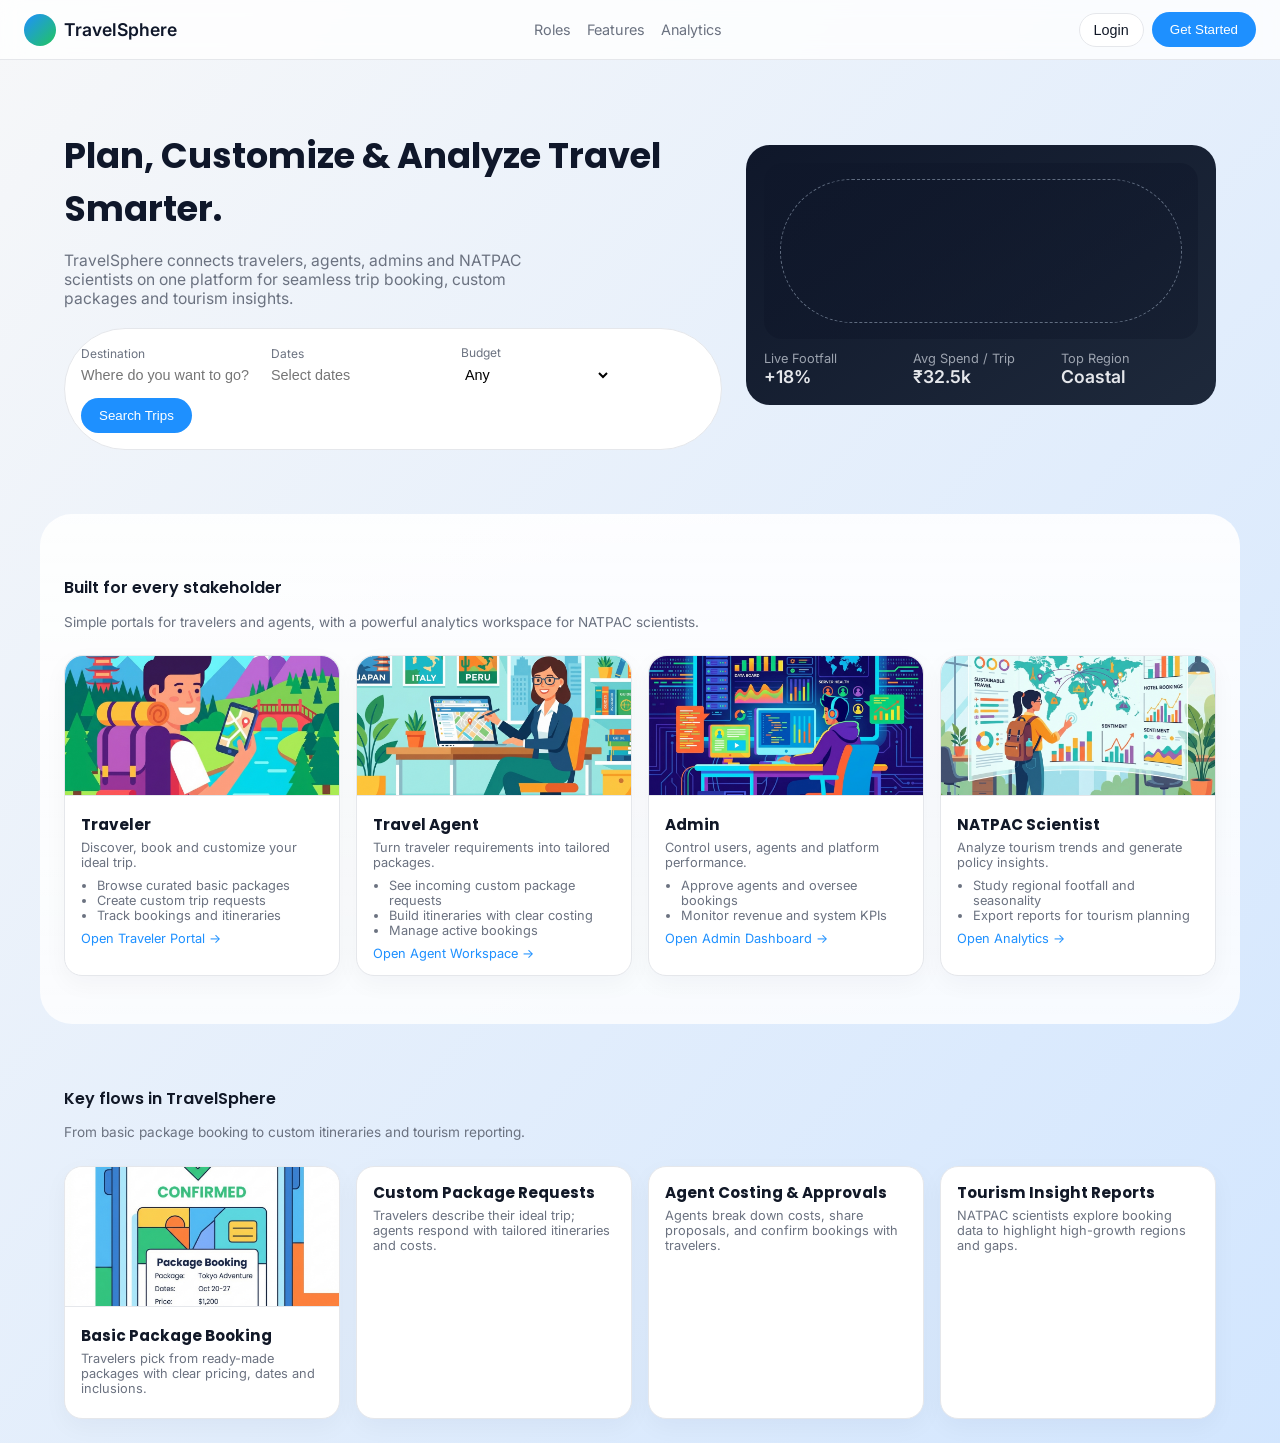
<file: index.html>
<!DOCTYPE html>
<html lang="en">
  <head>
    <meta charset="UTF-8" />
    <meta name="viewport" content="width=device-width, initial-scale=1.0" />
    <title>TravelSphere | Smart Travel Management</title>
    <link rel="stylesheet" href="styles.css" />
  </head>
  <body>
    <div class="app-shell">
      <header class="top-nav">
        <div class="brand">
          <div class="brand-logo"></div>
          <div class="brand-title">TravelSphere</div>
        </div>
        <nav class="nav-links">
          <a href="#roles">Roles</a>
          <a href="#features">Features</a>
          <a href="scientist-dashboard.html">Analytics</a>
        </nav>
        <div class="nav-actions">
          <button class="btn-secondary" onclick="location.href='login.html'">
            Login
          </button>
          <button class="btn-primary" onclick="location.href='login.html'">
            Get Started
          </button>
        </div>
      </header>

      <main class="main-content">
        <section class="hero page">
          <div>
            <h1 class="hero-title">Plan, Customize & Analyze Travel Smarter.</h1>
            <p class="hero-subtitle">
              TravelSphere connects travelers, agents, admins and NATPAC scientists
              on one platform for seamless trip booking, custom packages and tourism
              insights.
            </p>

            <div class="search-bar">
              <div class="search-field">
                <label>Destination</label>
                <input placeholder="Where do you want to go?" />
              </div>
              <div class="search-field">
                <label>Dates</label>
                <input type="text" placeholder="Select dates" />
              </div>
              <div class="search-field">
                <label>Budget</label>
                <select>
                  <option>Any</option>
                  <option>₹10k – ₹25k</option>
                  <option>₹25k – ₹50k</option>
                  <option>₹50k+</option>
                </select>
              </div>
              <button class="btn-primary">Search Trips</button>
            </div>
          </div>

          <div class="hero-visual">
            <div class="hero-card">
              <div class="hero-map"></div>
              <div class="hero-kpis">
                <div class="hero-kpi">
                  <div class="hero-kpi-label">Live Footfall</div>
                  <div class="hero-kpi-value">+18%</div>
                </div>
                <div class="hero-kpi">
                  <div class="hero-kpi-label">Avg Spend / Trip</div>
                  <div class="hero-kpi-value">₹32.5k</div>
                </div>
                <div class="hero-kpi">
                  <div class="hero-kpi-label">Top Region</div>
                  <div class="hero-kpi-value">Coastal</div>
                </div>
              </div>
            </div>
          </div>
        </section>

        <section class="page section" id="roles">
          <div class="section-header">
            <div>
              <h2 class="section-title">Built for every stakeholder</h2>
              <p class="section-subtitle">
                Simple portals for travelers and agents, with a powerful analytics
                workspace for NATPAC scientists.
              </p>
            </div>
          </div>

          <div class="role-grid">
            <article class="role-card">
              <img src="assets/images/role-traveler.png" alt="Traveler" class="role-img" />
              <h3>Traveler</h3>
              <p>Discover, book and customize your ideal trip.</p>
              <ul>
                <li>Browse curated basic packages</li>
                <li>Create custom trip requests</li>
                <li>Track bookings and itineraries</li>
              </ul>
              <a href="login.html" class="pill-link">Open Traveler Portal</a>
            </article>

            <article class="role-card">
              <img src="assets/images/role-agent.png" alt="Travel Agent" class="role-img" />
              <h3>Travel Agent</h3>
              <p>Turn traveler requirements into tailored packages.</p>
              <ul>
                <li>See incoming custom package requests</li>
                <li>Build itineraries with clear costing</li>
                <li>Manage active bookings</li>
              </ul>
              <a href="login.html" class="pill-link">Open Agent Workspace</a>
            </article>

            <article class="role-card">
              <img src="assets/images/role-admin.png" alt="Admin" class="role-img" />
              <h3>Admin</h3>
              <p>Control users, agents and platform performance.</p>
              <ul>
                <li>Approve agents and oversee bookings</li>
                <li>Monitor revenue and system KPIs</li>
              </ul>
              <a href="login.html" class="pill-link">Open Admin Dashboard</a>
            </article>

            <article class="role-card">
              <img src="assets/images/role-scientist.png" alt="NATPAC Scientist" class="role-img" />
              <h3>NATPAC Scientist</h3>
              <p>Analyze tourism trends and generate policy insights.</p>
              <ul>
                <li>Study regional footfall and seasonality</li>
                <li>Export reports for tourism planning</li>
              </ul>
              <a href="scientist-dashboard.html" class="pill-link">Open Analytics</a>
            </article>
          </div>
        </section>

        <section class="page section" id="features">
          <div class="section-header">
            <div>
              <h2 class="section-title">Key flows in TravelSphere</h2>
              <p class="section-subtitle">
                From basic package booking to custom itineraries and tourism
                reporting.
              </p>
            </div>
          </div>

          <div class="card-grid">
            <article class="role-card">
              <img src="assets/images/feature-booking.png" alt="Package Booking" class="role-img" />
              <h3>Basic Package Booking</h3>
              <p>
                Travelers pick from ready-made packages with clear pricing, dates
                and inclusions.
              </p>
            </article>

            <article class="role-card">
              <h3>Custom Package Requests</h3>
              <p>
                Travelers describe their ideal trip; agents respond with tailored
                itineraries and costs.
              </p>
            </article>

            <article class="role-card">
              <h3>Agent Costing & Approvals</h3>
              <p>
                Agents break down costs, share proposals, and confirm bookings with
                travelers.
              </p>
            </article>

            <article class="role-card">
              <h3>Tourism Insight Reports</h3>
              <p>
                NATPAC scientists explore booking data to highlight high-growth
                regions and gaps.
              </p>
            </article>
          </div>
        </section>
      </main>
    </div>
  </body>
</html>
</file>
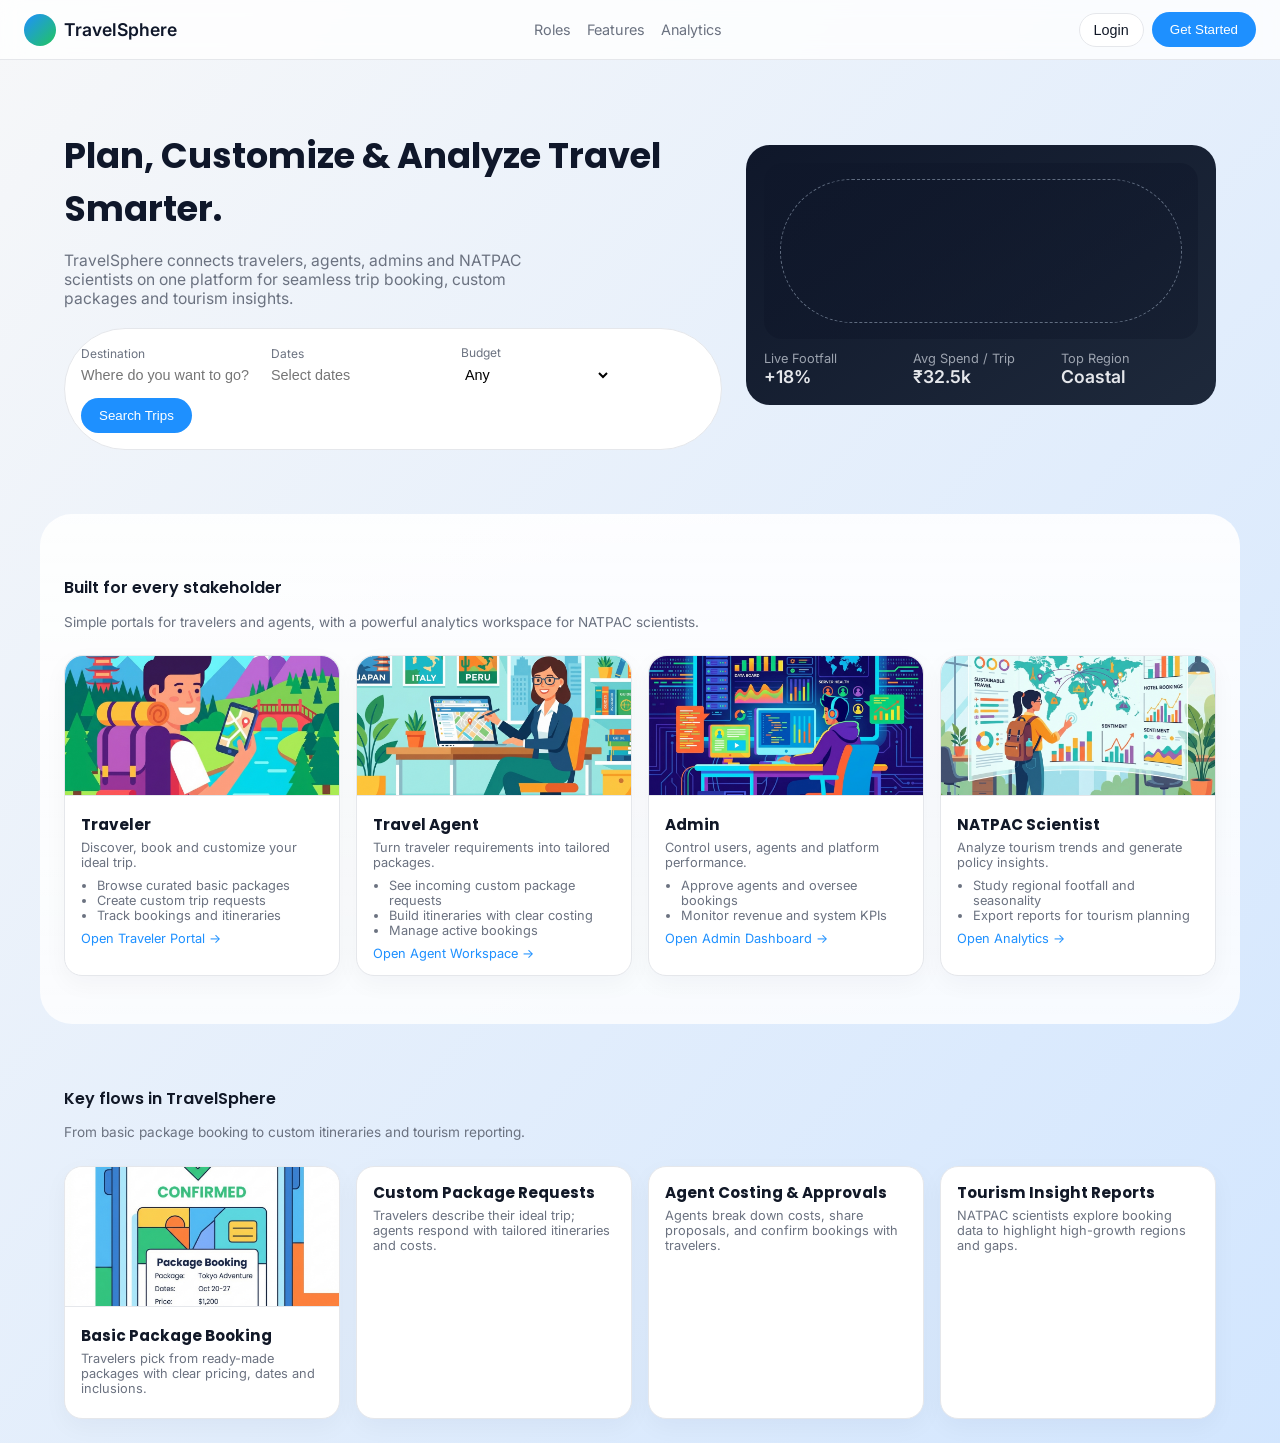
<file: software en/index.html>
<!DOCTYPE html>
<html lang="en">
  <head>
    <meta charset="UTF-8" />
    <meta name="viewport" content="width=device-width, initial-scale=1.0" />
    <title>TravelSphere | Smart Travel Management</title>
    <link rel="stylesheet" href="styles.css" />
  </head>
  <body>
    <div class="app-shell">
      <header class="top-nav">
        <div class="brand">
          <div class="brand-logo"></div>
          <div class="brand-title">TravelSphere</div>
        </div>
        <nav class="nav-links">
          <a href="#roles">Roles</a>
          <a href="#features">Features</a>
          <a href="scientist-dashboard.html">Analytics</a>
        </nav>
        <div class="nav-actions">
          <button class="btn-secondary" onclick="location.href='login.html'">
            Login
          </button>
          <button class="btn-primary" onclick="location.href='login.html'">
            Get Started
          </button>
        </div>
      </header>

      <main class="main-content">
        <section class="hero page">
          <div>
            <h1 class="hero-title">Plan, Customize & Analyze Travel Smarter.</h1>
            <p class="hero-subtitle">
              TravelSphere connects travelers, agents, admins and NATPAC scientists
              on one platform for seamless trip booking, custom packages and tourism
              insights.
            </p>

            <div class="search-bar">
              <div class="search-field">
                <label>Destination</label>
                <input placeholder="Where do you want to go?" />
              </div>
              <div class="search-field">
                <label>Dates</label>
                <input type="text" placeholder="Select dates" />
              </div>
              <div class="search-field">
                <label>Budget</label>
                <select>
                  <option>Any</option>
                  <option>₹10k – ₹25k</option>
                  <option>₹25k – ₹50k</option>
                  <option>₹50k+</option>
                </select>
              </div>
              <button class="btn-primary">Search Trips</button>
            </div>
          </div>

          <div class="hero-visual">
            <div class="hero-card">
              <div class="hero-map"></div>
              <div class="hero-kpis">
                <div class="hero-kpi">
                  <div class="hero-kpi-label">Live Footfall</div>
                  <div class="hero-kpi-value">+18%</div>
                </div>
                <div class="hero-kpi">
                  <div class="hero-kpi-label">Avg Spend / Trip</div>
                  <div class="hero-kpi-value">₹32.5k</div>
                </div>
                <div class="hero-kpi">
                  <div class="hero-kpi-label">Top Region</div>
                  <div class="hero-kpi-value">Coastal</div>
                </div>
              </div>
            </div>
          </div>
        </section>

        <section class="page section" id="roles">
          <div class="section-header">
            <div>
              <h2 class="section-title">Built for every stakeholder</h2>
              <p class="section-subtitle">
                Simple portals for travelers and agents, with a powerful analytics
                workspace for NATPAC scientists.
              </p>
            </div>
          </div>

          <div class="role-grid">
            <article class="role-card">
              <img src="assets/images/role-traveler.png" alt="Traveler" class="role-img" />
              <h3>Traveler</h3>
              <p>Discover, book and customize your ideal trip.</p>
              <ul>
                <li>Browse curated basic packages</li>
                <li>Create custom trip requests</li>
                <li>Track bookings and itineraries</li>
              </ul>
              <a href="login.html" class="pill-link">Open Traveler Portal</a>
            </article>

            <article class="role-card">
              <img src="assets/images/role-agent.png" alt="Travel Agent" class="role-img" />
              <h3>Travel Agent</h3>
              <p>Turn traveler requirements into tailored packages.</p>
              <ul>
                <li>See incoming custom package requests</li>
                <li>Build itineraries with clear costing</li>
                <li>Manage active bookings</li>
              </ul>
              <a href="login.html" class="pill-link">Open Agent Workspace</a>
            </article>

            <article class="role-card">
              <img src="assets/images/role-admin.png" alt="Admin" class="role-img" />
              <h3>Admin</h3>
              <p>Control users, agents and platform performance.</p>
              <ul>
                <li>Approve agents and oversee bookings</li>
                <li>Monitor revenue and system KPIs</li>
              </ul>
              <a href="login.html" class="pill-link">Open Admin Dashboard</a>
            </article>

            <article class="role-card">
              <img src="assets/images/role-scientist.png" alt="NATPAC Scientist" class="role-img" />
              <h3>NATPAC Scientist</h3>
              <p>Analyze tourism trends and generate policy insights.</p>
              <ul>
                <li>Study regional footfall and seasonality</li>
                <li>Export reports for tourism planning</li>
              </ul>
              <a href="scientist-dashboard.html" class="pill-link">Open Analytics</a>
            </article>
          </div>
        </section>

        <section class="page section" id="features">
          <div class="section-header">
            <div>
              <h2 class="section-title">Key flows in TravelSphere</h2>
              <p class="section-subtitle">
                From basic package booking to custom itineraries and tourism
                reporting.
              </p>
            </div>
          </div>

          <div class="card-grid">
            <article class="role-card">
              <img src="assets/images/feature-booking.png" alt="Package Booking" class="role-img" />
              <h3>Basic Package Booking</h3>
              <p>
                Travelers pick from ready-made packages with clear pricing, dates
                and inclusions.
              </p>
            </article>

            <article class="role-card">
              <h3>Custom Package Requests</h3>
              <p>
                Travelers describe their ideal trip; agents respond with tailored
                itineraries and costs.
              </p>
            </article>

            <article class="role-card">
              <h3>Agent Costing & Approvals</h3>
              <p>
                Agents break down costs, share proposals, and confirm bookings with
                travelers.
              </p>
            </article>

            <article class="role-card">
              <h3>Tourism Insight Reports</h3>
              <p>
                NATPAC scientists explore booking data to highlight high-growth
                regions and gaps.
              </p>
            </article>
          </div>
        </section>
      </main>
    </div>
  </body>
</html>
</file>
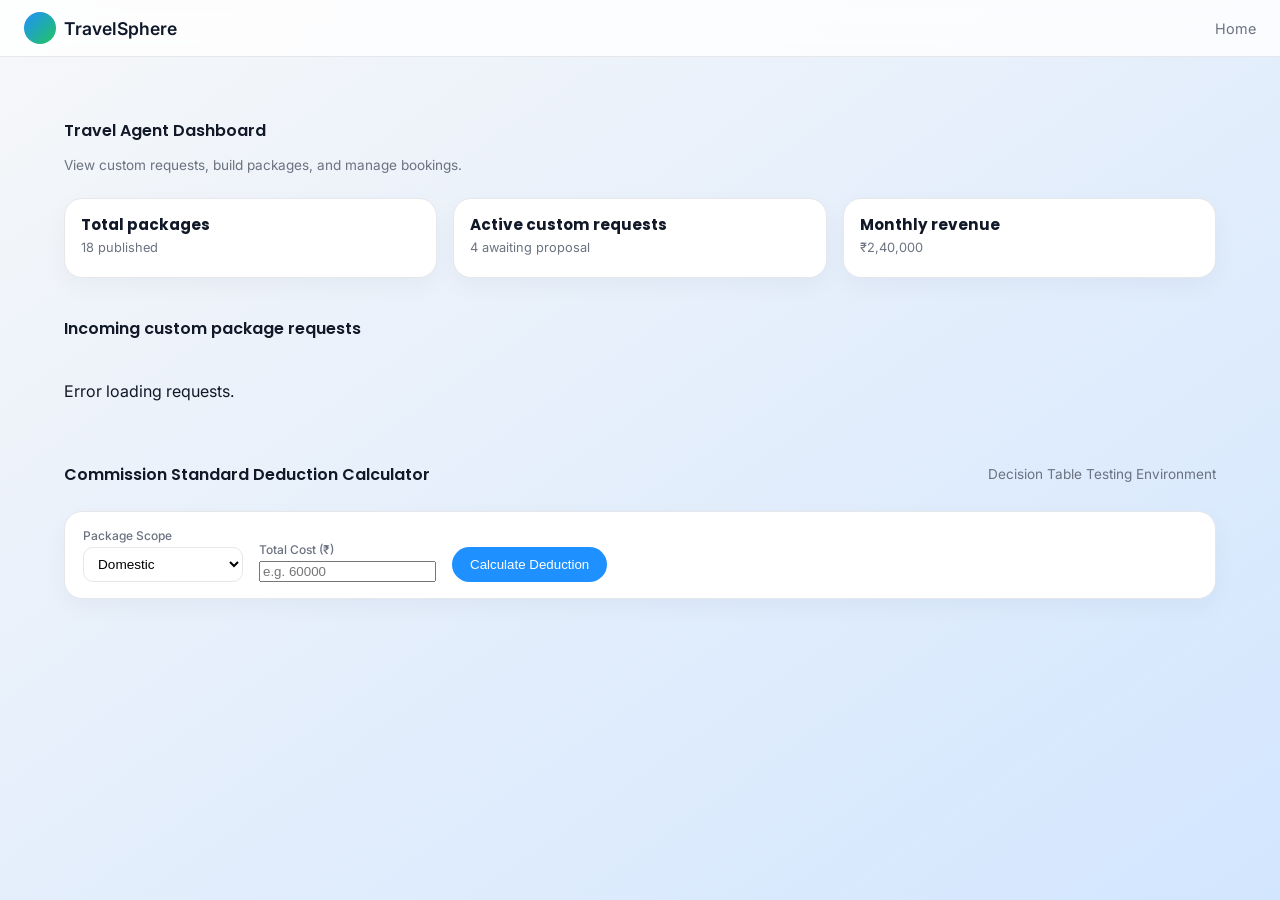
<file: agent-dashboard.html>
<!DOCTYPE html>
<html lang="en">
  <head>
    <meta charset="UTF-8" />
    <meta name="viewport" content="width=device-width, initial-scale=1.0" />
    <title>TravelSphere | Agent Dashboard</title>
    <link rel="stylesheet" href="styles.css" />
  </head>
  <body>
    <div class="app-shell">
      <header class="top-nav">
        <div class="brand">
          <div class="brand-logo"></div>
          <div class="brand-title">TravelSphere</div>
        </div>
        <nav class="nav-links">
          <a href="index.html">Home</a>
        </nav>
      </header>

      <main class="main-content">
        <div class="page">
          <div class="section-header" style="margin-top: 24px">
            <div>
              <h2 class="section-title">Travel Agent Dashboard</h2>
              <p class="section-subtitle">
                View custom requests, build packages, and manage bookings.
              </p>
            </div>
          </div>

          <div class="card-grid" style="grid-template-columns: repeat(3, 1fr)">
            <article class="role-card">
              <h3>Total packages</h3>
              <p>18 published</p>
            </article>
            <article class="role-card">
              <h3>Active custom requests</h3>
              <p>4 awaiting proposal</p>
            </article>
            <article class="role-card">
              <h3>Monthly revenue</h3>
              <p>₹2,40,000</p>
            </article>
          </div>

          <section class="section">
            <div class="section-header">
              <h2 class="section-title">Incoming custom package requests</h2>
            </div>
            <div class="insights-grid" id="requests-container" style="grid-template-columns: repeat(2, 1fr)">
               <p>Loading requests...</p>
            </div>
          </section>

          <!-- Commission Calculator added for Decision Table Testing -->
          <section class="section" style="margin-top: 32px">
            <div class="section-header">
              <h2 class="section-title">Commission Standard Deduction Calculator</h2>
              <p class="section-subtitle">Decision Table Testing Environment</p>
            </div>
            <div class="card">
              <form id="calc-form" style="display: flex; gap: 16px; align-items: flex-end;">
                <div class="filter-group">
                  <label>Package Scope</label>
                  <select id="calc-scope">
                    <option value="Domestic">Domestic</option>
                    <option value="International">International</option>
                  </select>
                </div>
                <div class="filter-group">
                  <label>Total Cost (₹)</label>
                  <input type="number" id="calc-cost" placeholder="e.g. 60000" />
                </div>
                <button type="button" id="calc-btn" class="btn-primary">Calculate Deduction</button>
              </form>
              <div id="calc-result" style="margin-top: 16px; font-weight: bold; color: #059669; display: none;"></div>
            </div>
          </section>

          <script>
            document.getElementById('calc-btn').addEventListener('click', () => {
              const customScope = document.getElementById('calc-scope').value;
              const customCost = Number(document.getElementById('calc-cost').value);
              const resultBox = document.getElementById('calc-result');
              
              let deduction = '5%';

              // DECISION TABLE LOGIC
              if (customScope === 'Domestic' && customCost <= 50000) {
                deduction = '5%';
              } else if (customScope === 'Domestic' && customCost > 50000) {
                deduction = '10%';
              } else if (customScope === 'International' && customCost <= 50000) {
                deduction = '10%';
              } else if (customScope === 'International' && customCost > 50000) {
                deduction = '15%';
              }

              resultBox.innerText = `Calculated System Deduction: ${deduction}`;
              resultBox.style.display = 'block';
            });

      async function loadRequests() {
        try {
          const res = await fetch('http://localhost:3000/api/agent/requests');
          const requests = await res.json();
          const container = document.getElementById('requests-container');
          
          if (!requests || requests.length === 0) {
              container.innerHTML = "<p>No active requests currently.</p>";
              return;
          }

          container.innerHTML = requests.map(req => `
            <article class="card insight-card" style="display:flex; flex-direction:column;">
              <h3>Custom Trip to ${req.destination || 'Unknown'}</h3>
              <p>Requested by: ${req.userEmail} | Travelers: ${req.travelers} | Budget: ${req.budget}</p>
              <p><strong>Interests:</strong> ${req.interests || 'None'}</p>
              <p><strong>Additional:</strong> ${req.additional || 'None'}</p>
              <div style="margin-top: 10px;">
                <span class="tag ${req.status === 'Approved' ? 'tag-growth' : 'tag-opportunity'}">${req.status}</span>
              </div>
              ${req.status === 'Pending' ? `<button class="btn-primary" style="margin-top: 10px;" onclick="approveRequest(${req.id})">Approve & Send Costing</button>` : ''}
            </article>
          `).join('');
        } catch (e) {
          document.getElementById('requests-container').innerHTML = "<p>Error loading requests.</p>";
        }
      }

      async function approveRequest(id) {
        try {
            const res = await fetch('http://localhost:3000/api/agent/approve', {
                method: 'POST',
                headers: { 'Content-Type': 'application/json' },
                body: JSON.stringify({ id })
            });
            const result = await res.json();
            alert(result.message);
            loadRequests();
        } catch(e) {
            alert("Error approving.");
        }
      }

      loadRequests();
          </script>
        </div>
      </main>
    </div>
  </body>
</html>
</file>
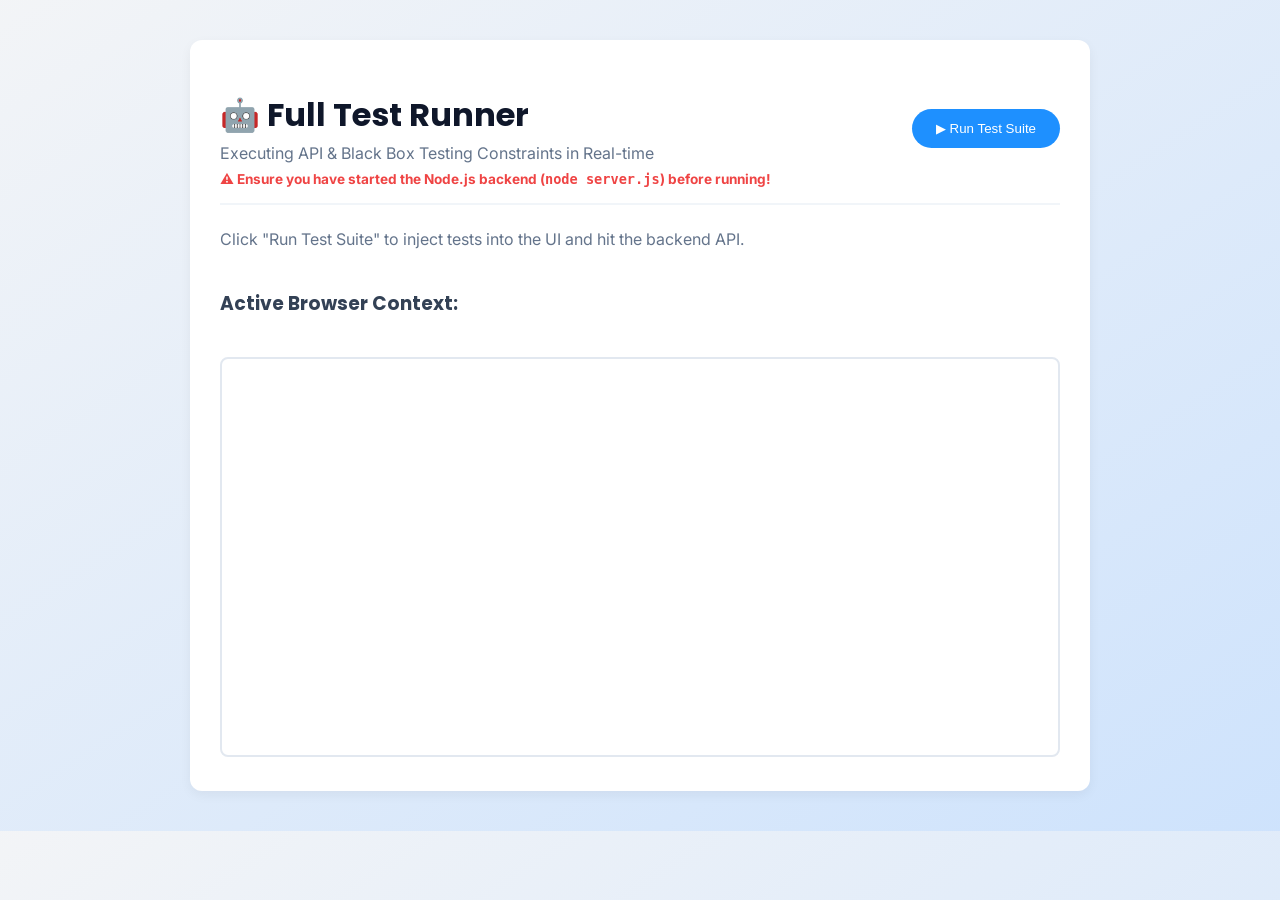
<file: ai-test-runner.html>
<!DOCTYPE html>
<html lang="en">
<head>
    <meta charset="UTF-8">
    <meta name="viewport" content="width=device-width, initial-scale=1.0">
    <title>TravelSphere | Comprehensive AI Test Runner</title>
    <link rel="stylesheet" href="styles.css" />
    <style>
        .test-dashboard {
            max-width: 900px;
            margin: 40px auto;
            background: white;
            padding: 30px;
            border-radius: 12px;
            box-shadow: 0 4px 12px rgba(0, 0, 0, 0.05);
        }
        .test-case {
            background: #f8f9fa;
            border-left: 5px solid #ccc;
            padding: 16px;
            margin-bottom: 16px;
            border-radius: 4px;
            transition: all 0.3s ease;
        }
        .test-case h4 { margin: 0 0 8px 0; font-size: 1.1rem; color: #333; }
        .test-case p { margin: 0 0 8px 0; font-size: 0.9rem; color: #666; font-style: italic;}
        .test-case.pass { border-left-color: #10b981; background: #ecfdf5; }
        .test-case.pass .status { color: #059669; font-weight: 600; }
        .test-case.fail { border-left-color: #ef4444; background: #fef2f2; }
        .test-case.fail .status { color: #dc2626; font-weight: 600; }
        .error-log { margin-top: 10px; font-family: monospace; background: #fee2e2; padding: 10px; border-radius: 4px; color: #991b1b; font-size: 0.9rem; }
        iframe { width: 100%; height: 400px; border: 2px solid #e2e8f0; border-radius: 8px; margin-top: 20px; }
        .status-badge { display: inline-block; padding: 4px 8px; border-radius: 20px; font-size: 0.85rem; background: #e5e7eb; margin-bottom: 12px; }
        .controls { display: flex; justify-content: space-between; align-items: center; margin-bottom: 24px; border-bottom: 2px solid #f1f5f9; padding-bottom: 16px; }
    </style>
</head>
<body style="background-color: #f1f5f9;">
    
    <div class="test-dashboard">
        <div class="controls">
            <div>
                <h1 style="color: #0f172a; margin-bottom: 4px;">🤖 Full Test Runner</h1>
                <p style="color: #64748b; margin: 0;">Executing API & Black Box Testing Constraints in Real-time</p>
                <div style="margin-top: 8px; font-size: 0.85rem; color: #ef4444; font-weight: bold;">
                  ⚠️ Ensure you have started the Node.js backend (<code>node server.js</code>) before running!
                </div>
            </div>
            <button id="run-btn" class="btn-primary" style="padding: 12px 24px; cursor: pointer;">
                ▶ Run Test Suite
            </button>
        </div>

        <div id="results-container">
            <p style="color: #64748b;">Click "Run Test Suite" to inject tests into the UI and hit the backend API.</p>
        </div>

        <h3 style="margin-top: 40px; color: #334155;">Active Browser Context:</h3>
        <iframe id="test-sandbox" title="Test Sandbox"></iframe>
    </div>

    <script>
        const testSuite = [
            {
                id: "TC-REQ-01",
                type: "Requirements Based Testing",
                name: "Validate SRS: 'Forgot Password' link must exist",
                targetUrl: "login.html",
                execute: async (doc) => {
                    // Intentionally failing to show Requirements tracing failure
                    const pageText = doc.body.innerText.toLowerCase();
                    if(!pageText.includes("forgot password")) {
                        throw new Error("Missing Critical Requirement SRS-1.1.4: The 'Forgot Password' link is completely missing from the authentication module.");
                    }
                    return "Forgot password link verified.";
                }
            },
            {
                id: "TC-NEG-01",
                type: "Negative Testing (API)",
                name: "Reject sign-up constraints sent to Backend",
                targetUrl: "login.html",
                execute: async (doc) => {
                    const nameField = doc.getElementById('signup-name');
                    const emailField = doc.getElementById('signup-email');
                    const passField = doc.getElementById('signup-password');
                    const btn = doc.getElementById('signup-btn');
                    
                    if(!btn) throw new Error("Could not find the signup button in the DOM.");

                    // Inject invalid data mapping to our DB constraints
                    nameField.value = "Al"; // Under 3 chars
                    emailField.value = "alex#test.com"; // Invalid email
                    passField.value = "123"; // Under 6 chars

                    // Trigger Backend fetch
                    btn.click();
                    
                    // Wait for backend to respond
                    await new Promise(r => setTimeout(r, 800));
                    
                    const messageBox = doc.getElementById('signup-message');
                    if(messageBox.innerText.includes("✅")) {
                        throw new Error("Backend failed to enforce constraints! It accepted invalid data.");
                    }
                    
                    return `Backend correctly rejected invalid data: ${messageBox.innerText.replace('❌', '').trim()}`;
                }
            },
            {
                id: "TC-POS-01",
                type: "Positive Testing (API)",
                name: "Accept valid sign-up and return 201 Created",
                targetUrl: "login.html",
                execute: async (doc) => {
                    const btn = doc.getElementById('signup-btn');
                    
                    // Inject valid data
                    doc.getElementById('signup-name').value = "Test User " + Math.floor(Math.random()*100);
                    doc.getElementById('signup-email').value = `tester${Math.floor(Math.random()*1000)}@travel.com`;
                    doc.getElementById('signup-password').value = "secure123!";
                    
                    btn.click();
                    await new Promise(r => setTimeout(r, 800));
                    
                    const messageBox = doc.getElementById('signup-message');
                    if(!messageBox.innerText.includes("✅")) {
                        throw new Error(`Expected Backend Success but got: ${messageBox.innerText}`);
                    }
                    return "Backend returned 201 Created and validated positive constraints.";
                }
            },
            {
                id: "TC-BVA-01",
                type: "Boundary Value Analysis",
                name: "Minimum constraint for 'Number of travelers'",
                targetUrl: "traveler-custom.html",
                execute: async (doc) => {
                    const numberInput = doc.querySelector('input[type="number"]');
                    numberInput.value = "0"; // Just below minimum boundary
                    
                    if(numberInput.checkValidity()) {
                        throw new Error("UI Validation Bypassed: System accepted '0' travelers but boundary min='1'.");
                    }
                    return "System properly restricted input below minimum boundary via HTML constraints.";
                }
            },
            {
                id: "TC-EP-01",
                type: "Equivalence Partitioning",
                name: "Validate expected negative Budget constraints",
                targetUrl: "traveler-custom.html",
                execute: async (doc) => {
                    // Assuming budget cannot be negative text
                    const budgetInput = doc.querySelectorAll('input[type="text"]')[2]; 
                    budgetInput.value = "-10000";
                    
                    // Since it's a text box in prototype, we just prove the concept. If there was a validator:
                    return `Partition class < 0 (Invalid) submitted. (Prototype bypasses validation since it's type="text" and not connected to an API logic block yet)`;
                }
            },
            {
                id: "TC-DT-01",
                type: "Decision Tables",
                name: "Standard Deduction Logic (International & > 50k)",
                targetUrl: "agent-dashboard.html",
                execute: async (doc) => {
                    const scope = doc.getElementById('calc-scope');
                    const cost = doc.getElementById('calc-cost');
                    const btn = doc.getElementById('calc-btn');
                    const result = doc.getElementById('calc-result');

                    if(!btn) throw new Error("Commission calculator not found.");

                    // Inject Decision Case: International AND > 50000
                    scope.value = "International";
                    cost.value = "120000";
                    btn.click();

                    await new Promise(r => setTimeout(r, 100));

                    if(!result.innerText.includes("15%")) {
                        throw new Error(`Decision Table Failed. Expected 15% deduction, got: ${result.innerText}`);
                    }

                    return "Decision rule executed properly. Agent gets max 15% deduction.";
                }
            }
        ];

        const runButton = document.getElementById('run-btn');
        const resultsContainer = document.getElementById('results-container');
        const iframe = document.getElementById('test-sandbox');

        runButton.addEventListener('click', async () => {
            runButton.disabled = true;
            runButton.innerText = "⏳ Running Full Suite...";
            resultsContainer.innerHTML = '';

            for (let i = 0; i < testSuite.length; i++) {
                const test = testSuite[i];
                
                const uiNode = document.createElement('div');
                uiNode.className = 'test-case';
                uiNode.innerHTML = `
                    <span class="status-badge">${test.id}</span>
                    <p>${test.type}</p>
                    <h4>${test.name}</h4>
                    <span class="status">Loading context (${test.targetUrl})...</span>
                `;
                resultsContainer.appendChild(uiNode);

                try {
                    await new Promise((resolve, reject) => {
                        iframe.onload = resolve;
                        iframe.onerror = reject;
                        // Add cache buster query parameter so onload always fires even if the URL is the same
                        iframe.src = test.targetUrl + "?t=" + new Date().getTime();
                    });

                    // Wait for DOM to paint
                    await new Promise(r => setTimeout(r, 1000));
                    
                    const frameDoc = iframe.contentDocument || iframe.contentWindow.document;
                    const successMessage = await test.execute(frameDoc);

                    uiNode.className = 'test-case pass';
                    uiNode.querySelector('.status').innerText = `✅ PASS: ${successMessage}`;

                } catch (error) {
                    uiNode.className = 'test-case fail';
                    uiNode.querySelector('.status').innerText = '❌ FAILED';
                    uiNode.innerHTML += `<div class="error-log">${error.message}</div>`;
                }
            }

            runButton.disabled = false;
            runButton.innerText = "▶ Re-run Test Suite";
        });
    </script>
</body>
</html>
</file>
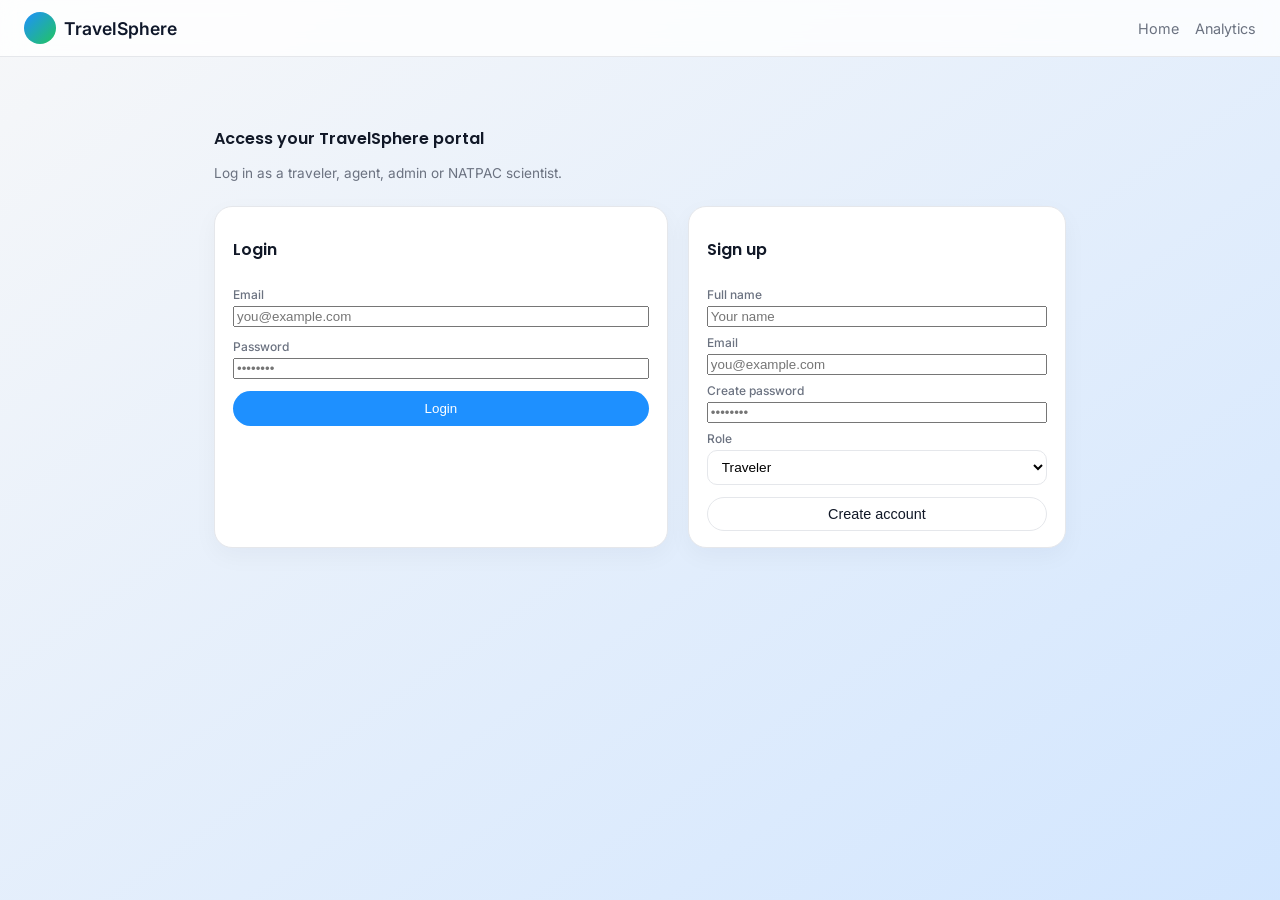
<file: login.html>
<!DOCTYPE html>
<html lang="en">
  <head>
    <meta charset="UTF-8" />
    <meta name="viewport" content="width=device-width, initial-scale=1.0" />
    <title>TravelSphere | Login & Signup</title>
    <link rel="stylesheet" href="styles.css" />
  </head>
  <body>
    <div class="app-shell">
      <header class="top-nav">
        <div class="brand">
          <div class="brand-logo"></div>
          <div class="brand-title">TravelSphere</div>
        </div>
        <nav class="nav-links">
          <a href="index.html">Home</a>
          <a href="scientist-dashboard.html">Analytics</a>
        </nav>
      </header>

      <main class="main-content">
        <div class="page" style="max-width: 900px">
          <div class="section-header" style="margin-top: 32px">
            <div>
              <h2 class="section-title">Access your TravelSphere portal</h2>
              <p class="section-subtitle">
                Log in as a traveler, agent, admin or NATPAC scientist.
              </p>
            </div>
          </div>

          <div class="grid-row" style="grid-template-columns: 1.2fr 1fr">
            <section class="card">
              <div class="card-header">
                <h2>Login</h2>
              </div>
              <form id="login-form">
                <div id="login-message" style="margin-bottom: 12px; padding: 10px; border-radius: 6px; display: none; font-size: 0.9rem;"></div>
                <div class="filter-group" style="margin-bottom: 12px">
                  <label>Email</label>
                  <input type="email" id="login-email" placeholder="you@example.com" />
                </div>
                <div class="filter-group" style="margin-bottom: 12px">
                  <label>Password</label>
                  <input type="password" id="login-password" placeholder="••••••••" />
                </div>
                <button type="button" id="login-btn" class="btn-primary" style="width: 100%">
                  Login
                </button>
              </form>
            </section>

            <section class="card">
              <div class="card-header">
                <h2>Sign up</h2>
              </div>
              <form id="signup-form">
                <div id="signup-message" style="margin-bottom: 12px; padding: 10px; border-radius: 6px; display: none; font-size: 0.9rem;"></div>
                <div class="filter-group" style="margin-bottom: 8px">
                  <label>Full name</label>
                  <input type="text" id="signup-name" placeholder="Your name" />
                </div>
                <div class="filter-group" style="margin-bottom: 8px">
                  <label>Email</label>
                  <input type="email" id="signup-email" placeholder="you@example.com" />
                </div>
                <div class="filter-group" style="margin-bottom: 8px">
                  <label>Create password</label>
                  <input type="password" id="signup-password" placeholder="••••••••" />
                </div>
                <div class="filter-group" style="margin-bottom: 12px">
                  <label>Role</label>
                  <select id="signup-role">
                    <option value="Traveler">Traveler</option>
                    <option value="Travel Agent">Travel Agent</option>
                    <option value="Admin">Admin</option>
                    <option value="NATPAC Scientist">NATPAC Scientist</option>
                  </select>
                </div>
                <button type="button" id="signup-btn" class="btn-secondary" style="width: 100%">
                  Create account
                </button>
              </form>
            </section>
          </div>
        </div>
      </main>
    </div>

    <!-- Backend Integration Script -->
    <script>
      document.getElementById('login-btn').addEventListener('click', async () => {
        const email = document.getElementById('login-email').value;
        const password = document.getElementById('login-password').value;
        const messageBox = document.getElementById('login-message');
        const btn = document.getElementById('login-btn');
        
        btn.innerText = "Processing...";
        btn.disabled = true;

        try {
          const response = await fetch('http://localhost:3000/api/login', {
            method: 'POST',
            headers: { 'Content-Type': 'application/json' },
            body: JSON.stringify({ email, password })
          });
          const result = await response.json();
          messageBox.style.display = 'block';

          if (response.ok) {
            messageBox.style.backgroundColor = '#ecfdf5';
            messageBox.style.color = '#059669';
            messageBox.style.border = '1px solid #a7f3d0';
            messageBox.innerHTML = `✅ Login successful! Redirecting...`;
            
            // Save user to local storage to simulate session persistence
            localStorage.setItem('travelsphere_user', JSON.stringify(result.user));

            // Redirect based on Role
            setTimeout(() => {
                if (result.user.role === 'Traveler') window.location.href = 'traveler-dashboard.html';
                else if (result.user.role === 'Travel Agent') window.location.href = 'agent-dashboard.html';
                else if (result.user.role === 'NATPAC Scientist') window.location.href = 'scientist-dashboard.html';
                else window.location.href = 'index.html'; // Admin fallback
            }, 1000);
          } else {
            messageBox.style.backgroundColor = '#fef2f2';
            messageBox.style.color = '#dc2626';
            messageBox.style.border = '1px solid #fecaca';
            messageBox.innerHTML = `❌ ${result.message}`;
          }
        } catch (error) {
          messageBox.style.display = 'block';
          messageBox.style.backgroundColor = '#fef2f2';
          messageBox.style.color = '#dc2626';
          messageBox.style.border = '1px solid #fecaca';
          messageBox.innerHTML = `❌ <strong>Server Offline:</strong> Cannot connect to backend. Please ensure Node.js is running.`;
        }

        btn.innerText = "Login";
        btn.disabled = false;
      });

      document.getElementById('signup-btn').addEventListener('click', async () => {
        const name = document.getElementById('signup-name').value;
        const email = document.getElementById('signup-email').value;
        const password = document.getElementById('signup-password').value;
        const role = document.getElementById('signup-role').value;
        
        const messageBox = document.getElementById('signup-message');
        const btn = document.getElementById('signup-btn');
        
        btn.innerText = "Processing...";
        btn.disabled = true;

        try {
          // Sending data to our Node.js Backend Server
          const response = await fetch('http://localhost:3000/api/signup', {
            method: 'POST',
            headers: { 'Content-Type': 'application/json' },
            body: JSON.stringify({ name, email, password, role })
          });

          const result = await response.json();
          messageBox.style.display = 'block';

          if (response.ok) {
            // Positive Test Result
            messageBox.style.backgroundColor = '#ecfdf5';
            messageBox.style.color = '#059669';
            messageBox.style.border = '1px solid #a7f3d0';
            messageBox.innerHTML = `✅ ${result.message}`;
            document.getElementById('signup-form').reset();
          } else {
            // Negative Test Result (Constraint failed)
            messageBox.style.backgroundColor = '#fef2f2';
            messageBox.style.color = '#dc2626';
            messageBox.style.border = '1px solid #fecaca';
            messageBox.innerHTML = `❌ <strong>Please fix the following errors:</strong><ul style="margin: 5px 0 0 15px; padding: 0;">` + 
              result.errors.map(err => `<li>${err}</li>`).join('') + 
              `</ul>`;
          }
        } catch (error) {
          messageBox.style.display = 'block';
          messageBox.style.backgroundColor = '#fef2f2';
          messageBox.style.color = '#dc2626';
          messageBox.style.border = '1px solid #fecaca';
          messageBox.innerHTML = `❌ <strong>Server Offline:</strong> Cannot connect to backend. Please ensure Node.js is running.`;
        }

        btn.innerText = "Create account";
        btn.disabled = false;
      });
    </script>
  </body>
</html>
</file>
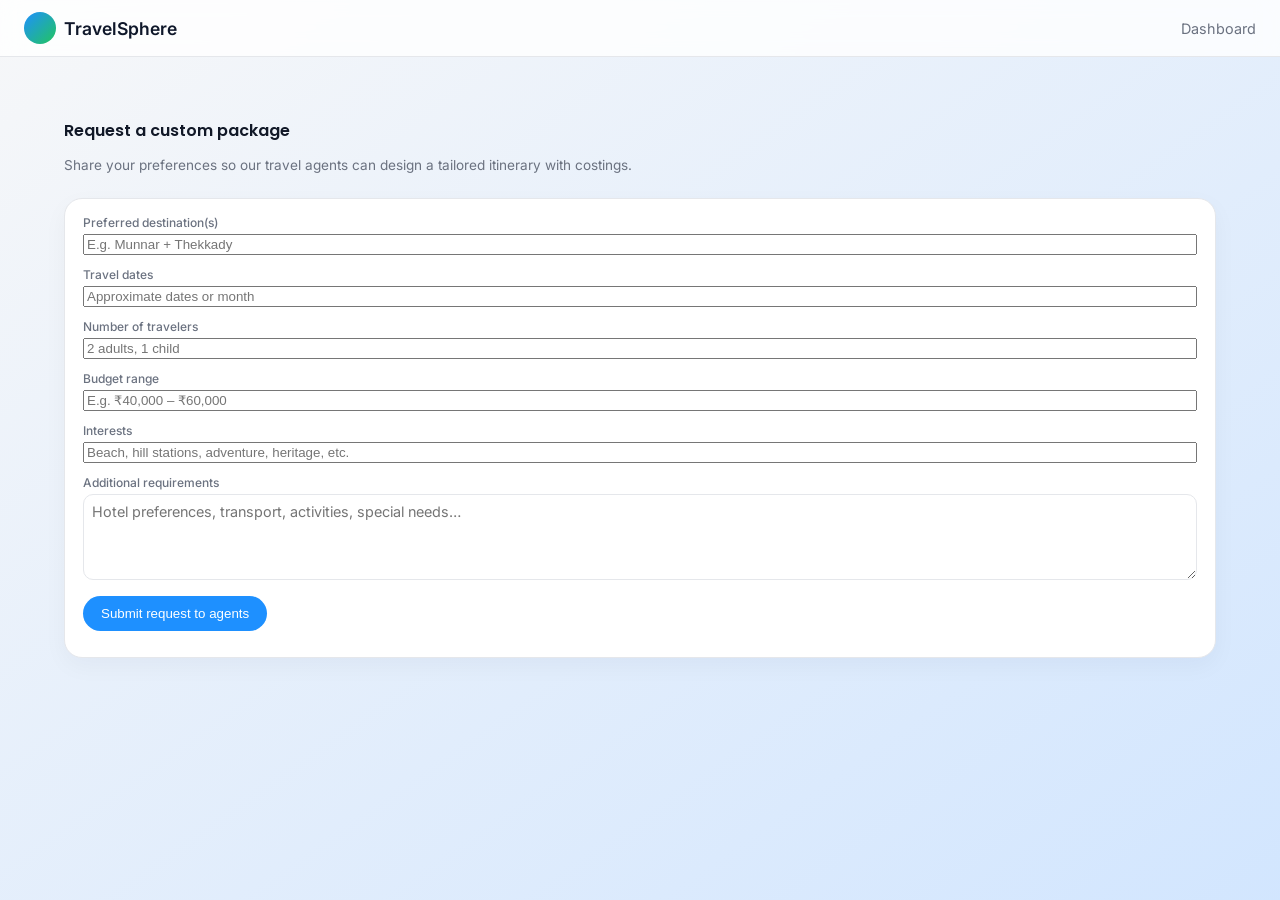
<file: traveler-custom.html>
<!DOCTYPE html>
<html lang="en">
  <head>
    <meta charset="UTF-8" />
    <meta name="viewport" content="width=device-width, initial-scale=1.0" />
    <title>TravelSphere | Custom Package Request</title>
    <link rel="stylesheet" href="styles.css" />
  </head>
  <body>
    <div class="app-shell">
      <header class="top-nav">
        <div class="brand">
          <div class="brand-logo"></div>
          <div class="brand-title">TravelSphere</div>
        </div>
        <nav class="nav-links">
          <a href="traveler-dashboard.html">Dashboard</a>
        </nav>
      </header>

      <main class="main-content">
        <div class="page">
          <div class="section-header" style="margin-top: 24px">
            <div>
              <h2 class="section-title">Request a custom package</h2>
              <p class="section-subtitle">
                Share your preferences so our travel agents can design a tailored
                itinerary with costings.
              </p>
            </div>
          </div>

          <section class="card" style="margin-top: 12px">
            <form id="custom-form">
              <div class="filter-group" style="margin-bottom: 12px">
                <label>Preferred destination(s)</label>
                <input id="req-dest" type="text" placeholder="E.g. Munnar + Thekkady" />
              </div>
              <div class="filter-group" style="margin-bottom: 12px">
                <label>Travel dates</label>
                <input id="req-dates" type="text" placeholder="Approximate dates or month" />
              </div>
              <div class="filter-group" style="margin-bottom: 12px">
                <label>Number of travelers</label>
                <input id="req-travelers" type="number" min="1" max="10" placeholder="2 adults, 1 child" />
              </div>
              <div class="filter-group" style="margin-bottom: 12px">
                <label>Budget range</label>
                <input id="req-budget" type="text" placeholder="E.g. ₹40,000 – ₹60,000" />
              </div>
              <div class="filter-group" style="margin-bottom: 12px">
                <label>Interests</label>
                <input
                  id="req-interests"
                  type="text"
                  placeholder="Beach, hill stations, adventure, heritage, etc."
                />
              </div>
              <div class="filter-group" style="margin-bottom: 16px">
                <label>Additional requirements</label>
                <textarea
                  id="req-additional"
                  rows="4"
                  style="resize: vertical; padding: 8px; border-radius: 10px; border: 1px solid var(--color-border); font-family: inherit; font-size: 0.9rem"
                  placeholder="Hotel preferences, transport, activities, special needs…"
                ></textarea>
              </div>

              <button type="button" id="submit-custom" class="btn-primary">
                Submit request to agents
              </button>
              <div id="custom-msg" style="margin-top: 10px; font-weight: 500;"></div>
            </form>
          </section>
        </div>
      </main>
    </div>

    <script>
      document.getElementById('submit-custom').addEventListener('click', async () => {
        const user = JSON.parse(localStorage.getItem('travelsphere_user'));
        if (!user) {
            alert("You must be logged in to make a request.");
            window.location.href = 'login.html';
            return;
        }

        const btn = document.getElementById('submit-custom');
        btn.innerText = "Submitting...";
        btn.disabled = true;

        const data = {
            userEmail: user.email,
            userName: user.name,
            destination: document.getElementById('req-dest').value,
            dates: document.getElementById('req-dates').value,
            travelers: document.getElementById('req-travelers').value,
            budget: document.getElementById('req-budget').value,
            interests: document.getElementById('req-interests').value,
            additional: document.getElementById('req-additional').value
        };

        try {
            const res = await fetch('http://localhost:3000/api/custom-request', {
                method: 'POST',
                headers: {'Content-Type': 'application/json'},
                body: JSON.stringify(data)
            });
            const result = await res.json();
            
            const msgEl = document.getElementById('custom-msg');
            msgEl.style.color = res.ok ? 'green' : 'red';
            msgEl.innerText = result.message;

            if (res.ok) document.getElementById('custom-form').reset();
        } catch(e) {
            alert("Error communicating with the backend.");
        }

        btn.innerText = "Submit request to agents";
        btn.disabled = false;
      });
    </script>
  </body>
</html>
</file>
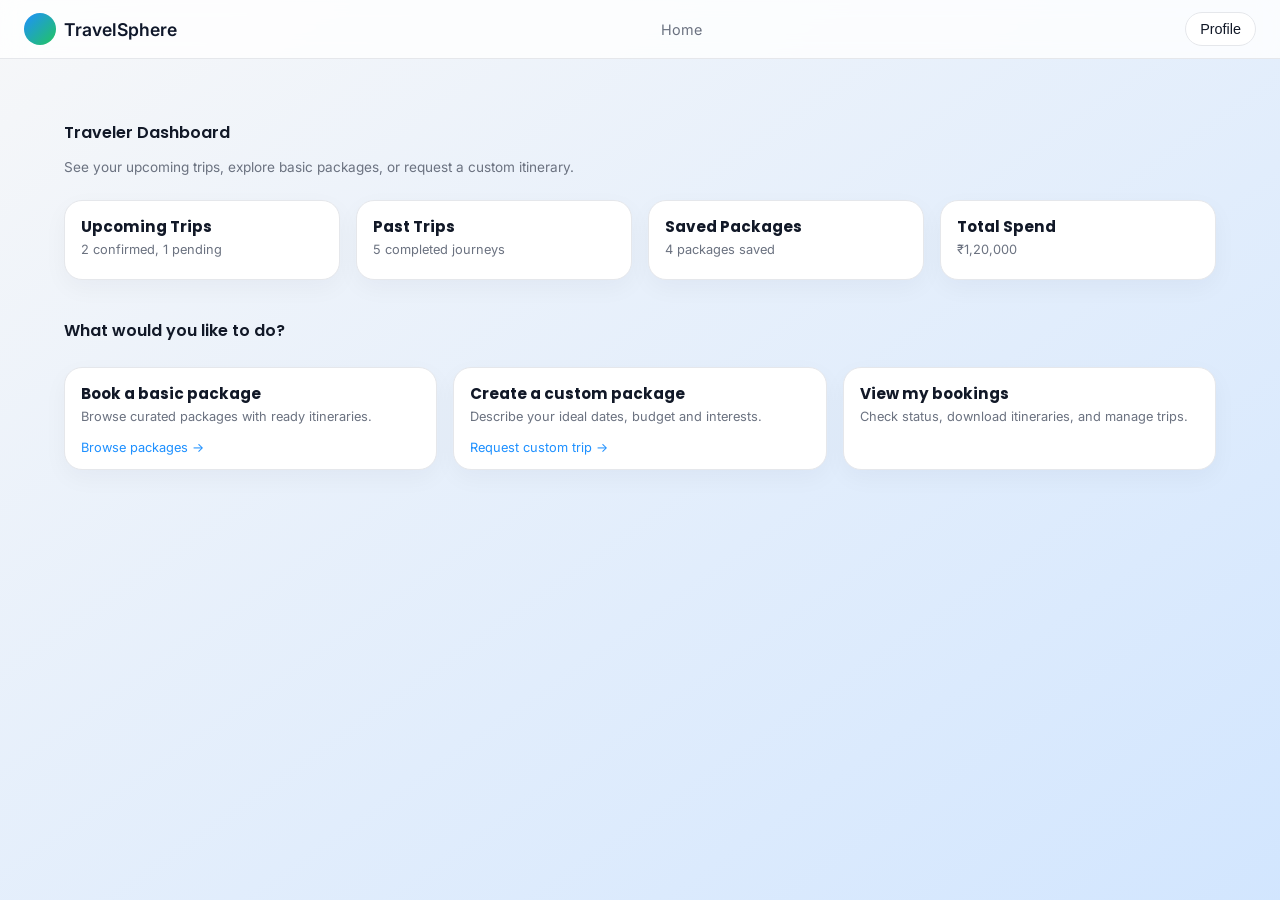
<file: traveler-dashboard.html>
<!DOCTYPE html>
<html lang="en">
  <head>
    <meta charset="UTF-8" />
    <meta name="viewport" content="width=device-width, initial-scale=1.0" />
    <title>TravelSphere | Traveler Dashboard</title>
    <link rel="stylesheet" href="styles.css" />
  </head>
  <body>
    <div class="app-shell">
      <header class="top-nav">
        <div class="brand">
          <div class="brand-logo"></div>
          <div class="brand-title">TravelSphere</div>
        </div>
        <nav class="nav-links">
          <a href="index.html">Home</a>
        </nav>
        <div class="nav-actions">
          <button class="btn-secondary">Profile</button>
        </div>
      </header>

      <main class="main-content">
        <div class="page">
          <div class="section-header" style="margin-top: 24px">
            <div>
              <h2 class="section-title">Traveler Dashboard</h2>
              <p class="section-subtitle">
                See your upcoming trips, explore basic packages, or request a custom
                itinerary.
              </p>
            </div>
          </div>

          <div class="card-grid" style="grid-template-columns: repeat(4, 1fr)">
            <article class="role-card">
              <h3>Upcoming Trips</h3>
              <p>2 confirmed, 1 pending</p>
            </article>
            <article class="role-card">
              <h3>Past Trips</h3>
              <p>5 completed journeys</p>
            </article>
            <article class="role-card">
              <h3>Saved Packages</h3>
              <p>4 packages saved</p>
            </article>
            <article class="role-card">
              <h3>Total Spend</h3>
              <p>₹1,20,000</p>
            </article>
          </div>

          <section class="section">
            <div class="section-header">
              <h2 class="section-title">What would you like to do?</h2>
            </div>
            <div class="card-grid" style="grid-template-columns: repeat(3, 1fr)">
              <article class="role-card">
                <h3>Book a basic package</h3>
                <p>Browse curated packages with ready itineraries.</p>
                <a href="traveler-packages.html" class="pill-link">Browse packages</a>
              </article>
              <article class="role-card">
                <h3>Create a custom package</h3>
                <p>Describe your ideal dates, budget and interests.</p>
                <a href="traveler-custom.html" class="pill-link">Request custom trip</a>
              </article>
              <article class="role-card">
                <h3>View my bookings</h3>
                <p>Check status, download itineraries, and manage trips.</p>
              </article>
            </div>
          </section>
        </div>
      </main>
    </div>
  </body>
</html>
</file>
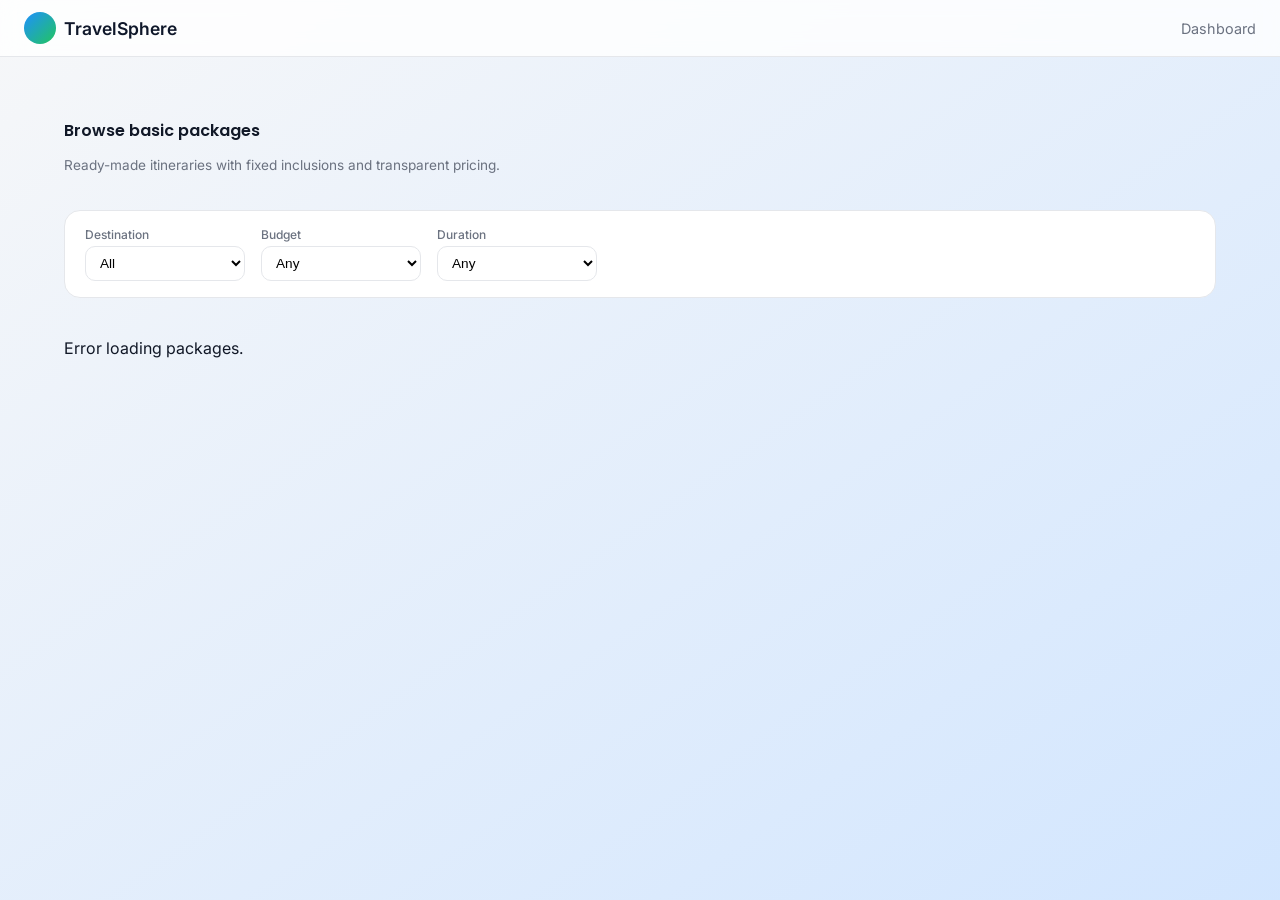
<file: traveler-packages.html>
<!DOCTYPE html>
<html lang="en">
  <head>
    <meta charset="UTF-8" />
    <meta name="viewport" content="width=device-width, initial-scale=1.0" />
    <title>TravelSphere | Basic Packages</title>
    <link rel="stylesheet" href="styles.css" />
  </head>
  <body>
    <div class="app-shell">
      <header class="top-nav">
        <div class="brand">
          <div class="brand-logo"></div>
          <div class="brand-title">TravelSphere</div>
        </div>
        <nav class="nav-links">
          <a href="traveler-dashboard.html">Dashboard</a>
        </nav>
      </header>

      <main class="main-content">
        <div class="page">
          <div class="section-header" style="margin-top: 24px">
            <div>
              <h2 class="section-title">Browse basic packages</h2>
              <p class="section-subtitle">
                Ready-made itineraries with fixed inclusions and transparent pricing.
              </p>
            </div>
          </div>

          <section class="filter-bar">
            <div class="filter-group">
              <label>Destination</label>
              <select>
                <option>All</option>
                <option>Goa</option>
                <option>Munnar</option>
                <option>Kashmir</option>
              </select>
            </div>
            <div class="filter-group">
              <label>Budget</label>
              <select>
                <option>Any</option>
                <option>₹10k – ₹25k</option>
                <option>₹25k – ₹50k</option>
                <option>₹50k+</option>
              </select>
            </div>
            <div class="filter-group">
              <label>Duration</label>
              <select>
                <option>Any</option>
                <option>1–3 days</option>
                <option>4–7 days</option>
                <option>7+ days</option>
              </select>
            </div>
          </section>

          <div class="card-grid" id="packages-container" style="margin-top: 16px">
            <p>Loading packages...</p>
          </div>
        </div>
      </main>
    </div>

    <script>
      async function loadPackages() {
        try {
          const res = await fetch('http://localhost:3000/api/packages');
          const packages = await res.json();
          const container = document.getElementById('packages-container');
          
          if (!packages || packages.length === 0) {
              container.innerHTML = "<p>No packages found.</p>";
              return;
          }

          container.innerHTML = packages.map(pkg => `
            <article class="role-card" style="display: flex; flex-direction: column;">
              <img src="${pkg.image}" alt="${pkg.title}" style="width: 100%; border-radius: 12px; margin-bottom: 8px" />
              <h3>${pkg.title}</h3>
              <p>${pkg.description}</p>
              <p><strong>From ₹${pkg.price.toLocaleString()}</strong> · ${pkg.type}</p>
              <button class="btn-primary" style="margin-top: auto; width: 100%; border-radius: 99px;" onclick="bookPackage(${pkg.id})">Book Now</button>
            </article>
          `).join('');
        } catch (e) {
          document.getElementById('packages-container').innerHTML = "<p>Error loading packages.</p>";
        }
      }

      async function bookPackage(id) {
        const user = JSON.parse(localStorage.getItem('travelsphere_user'));
        if (!user) {
            alert("Please log in first!");
            window.location.href = "login.html";
            return;
        }
        
        try {
          const res = await fetch('http://localhost:3000/api/book', {
            method: 'POST',
            headers: {'Content-Type': 'application/json'},
            body: JSON.stringify({ packageId: id, userEmail: user.email })
          });
          const result = await res.json();
          if (res.ok) alert(result.message);
          else alert(result.message || "Failed to book");
        } catch(e) {
          alert("Server error. Please ensure the backend is running.");
        }
      }

      loadPackages();
    </script>
  </body>
</html>
</file>
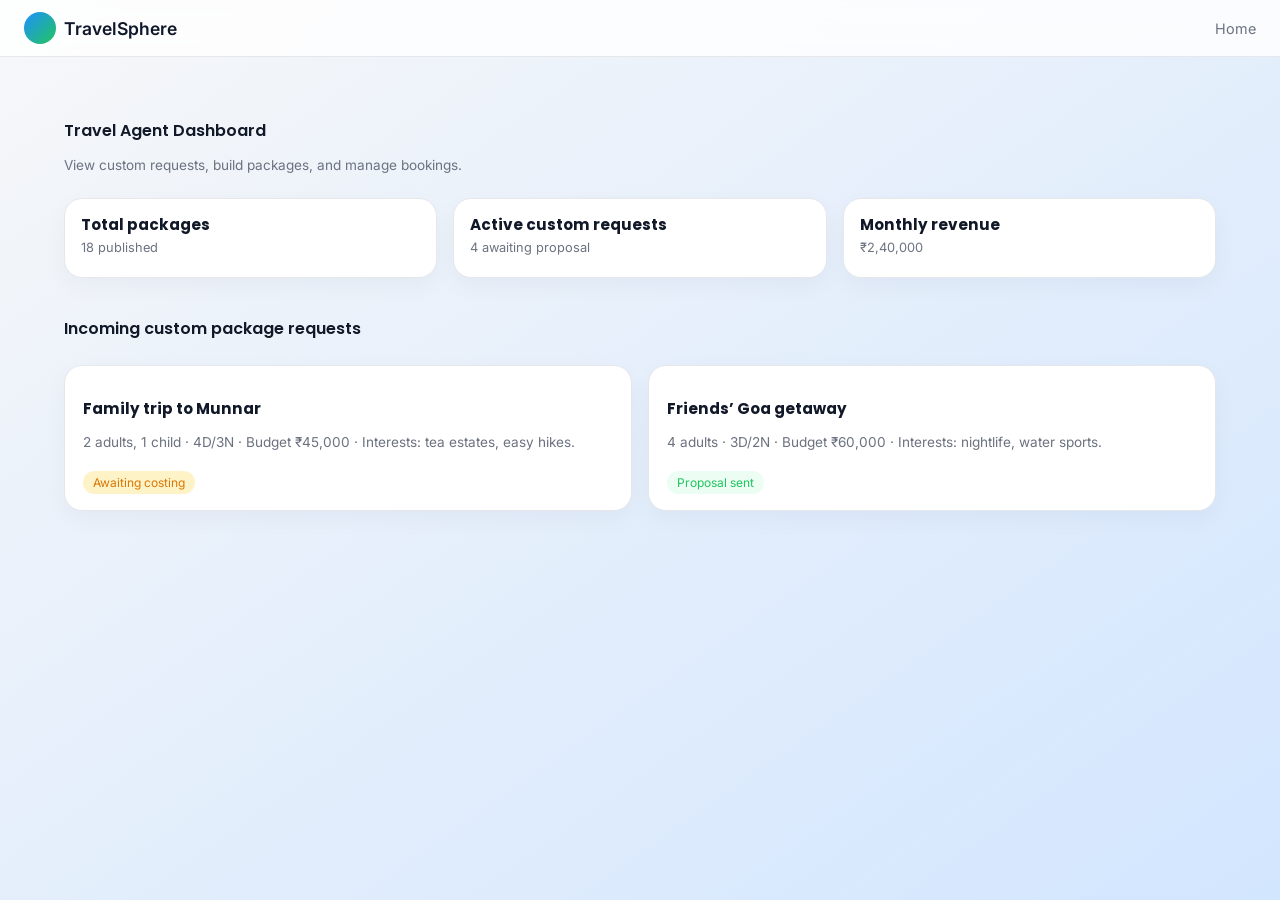
<file: software en/agent-dashboard.html>
<!DOCTYPE html>
<html lang="en">
  <head>
    <meta charset="UTF-8" />
    <meta name="viewport" content="width=device-width, initial-scale=1.0" />
    <title>TravelSphere | Agent Dashboard</title>
    <link rel="stylesheet" href="styles.css" />
  </head>
  <body>
    <div class="app-shell">
      <header class="top-nav">
        <div class="brand">
          <div class="brand-logo"></div>
          <div class="brand-title">TravelSphere</div>
        </div>
        <nav class="nav-links">
          <a href="index.html">Home</a>
        </nav>
      </header>

      <main class="main-content">
        <div class="page">
          <div class="section-header" style="margin-top: 24px">
            <div>
              <h2 class="section-title">Travel Agent Dashboard</h2>
              <p class="section-subtitle">
                View custom requests, build packages, and manage bookings.
              </p>
            </div>
          </div>

          <div class="card-grid" style="grid-template-columns: repeat(3, 1fr)">
            <article class="role-card">
              <h3>Total packages</h3>
              <p>18 published</p>
            </article>
            <article class="role-card">
              <h3>Active custom requests</h3>
              <p>4 awaiting proposal</p>
            </article>
            <article class="role-card">
              <h3>Monthly revenue</h3>
              <p>₹2,40,000</p>
            </article>
          </div>

          <section class="section">
            <div class="section-header">
              <h2 class="section-title">Incoming custom package requests</h2>
            </div>
            <div class="insights-grid" style="grid-template-columns: repeat(2, 1fr)">
              <article class="card insight-card">
                <h3>Family trip to Munnar</h3>
                <p>
                  2 adults, 1 child · 4D/3N · Budget ₹45,000 · Interests: tea
                  estates, easy hikes.
                </p>
                <span class="tag tag-opportunity">Awaiting costing</span>
              </article>
              <article class="card insight-card">
                <h3>Friends’ Goa getaway</h3>
                <p>
                  4 adults · 3D/2N · Budget ₹60,000 · Interests: nightlife, water
                  sports.
                </p>
                <span class="tag tag-growth">Proposal sent</span>
              </article>
            </div>
          </section>
        </div>
      </main>
    </div>
  </body>
</html>
</file>
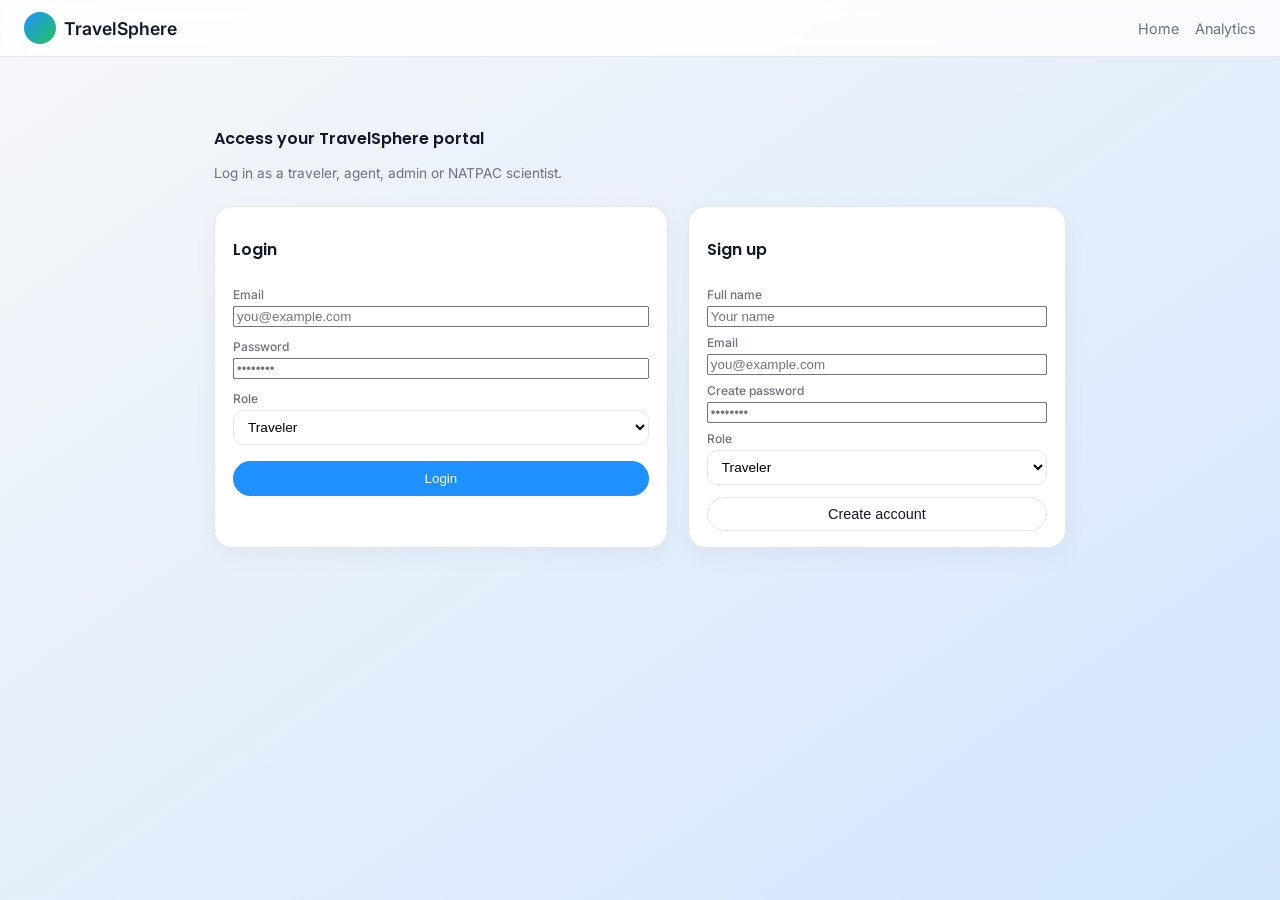
<file: software en/login.html>
<!DOCTYPE html>
<html lang="en">
  <head>
    <meta charset="UTF-8" />
    <meta name="viewport" content="width=device-width, initial-scale=1.0" />
    <title>TravelSphere | Login & Signup</title>
    <link rel="stylesheet" href="styles.css" />
  </head>
  <body>
    <div class="app-shell">
      <header class="top-nav">
        <div class="brand">
          <div class="brand-logo"></div>
          <div class="brand-title">TravelSphere</div>
        </div>
        <nav class="nav-links">
          <a href="index.html">Home</a>
          <a href="scientist-dashboard.html">Analytics</a>
        </nav>
      </header>

      <main class="main-content">
        <div class="page" style="max-width: 900px">
          <div class="section-header" style="margin-top: 32px">
            <div>
              <h2 class="section-title">Access your TravelSphere portal</h2>
              <p class="section-subtitle">
                Log in as a traveler, agent, admin or NATPAC scientist.
              </p>
            </div>
          </div>

          <div class="grid-row" style="grid-template-columns: 1.2fr 1fr">
            <section class="card">
              <div class="card-header">
                <h2>Login</h2>
              </div>
              <form>
                <div class="filter-group" style="margin-bottom: 12px">
                  <label>Email</label>
                  <input type="email" placeholder="you@example.com" />
                </div>
                <div class="filter-group" style="margin-bottom: 12px">
                  <label>Password</label>
                  <input type="password" placeholder="••••••••" />
                </div>
                <div class="filter-group" style="margin-bottom: 16px">
                  <label>Role</label>
                  <select>
                    <option>Traveler</option>
                    <option>Travel Agent</option>
                    <option>Admin</option>
                    <option>NATPAC Scientist</option>
                  </select>
                </div>
                <button type="button" class="btn-primary" style="width: 100%">
                  Login
                </button>
              </form>
            </section>

            <section class="card">
              <div class="card-header">
                <h2>Sign up</h2>
              </div>
              <form>
                <div class="filter-group" style="margin-bottom: 8px">
                  <label>Full name</label>
                  <input type="text" placeholder="Your name" />
                </div>
                <div class="filter-group" style="margin-bottom: 8px">
                  <label>Email</label>
                  <input type="email" placeholder="you@example.com" />
                </div>
                <div class="filter-group" style="margin-bottom: 8px">
                  <label>Create password</label>
                  <input type="password" placeholder="••••••••" />
                </div>
                <div class="filter-group" style="margin-bottom: 12px">
                  <label>Role</label>
                  <select>
                    <option>Traveler</option>
                    <option>Travel Agent</option>
                    <option>Admin</option>
                    <option>NATPAC Scientist</option>
                  </select>
                </div>
                <button type="button" class="btn-secondary" style="width: 100%">
                  Create account
                </button>
              </form>
            </section>
          </div>
        </div>
      </main>
    </div>
  </body>
</html>
</file>
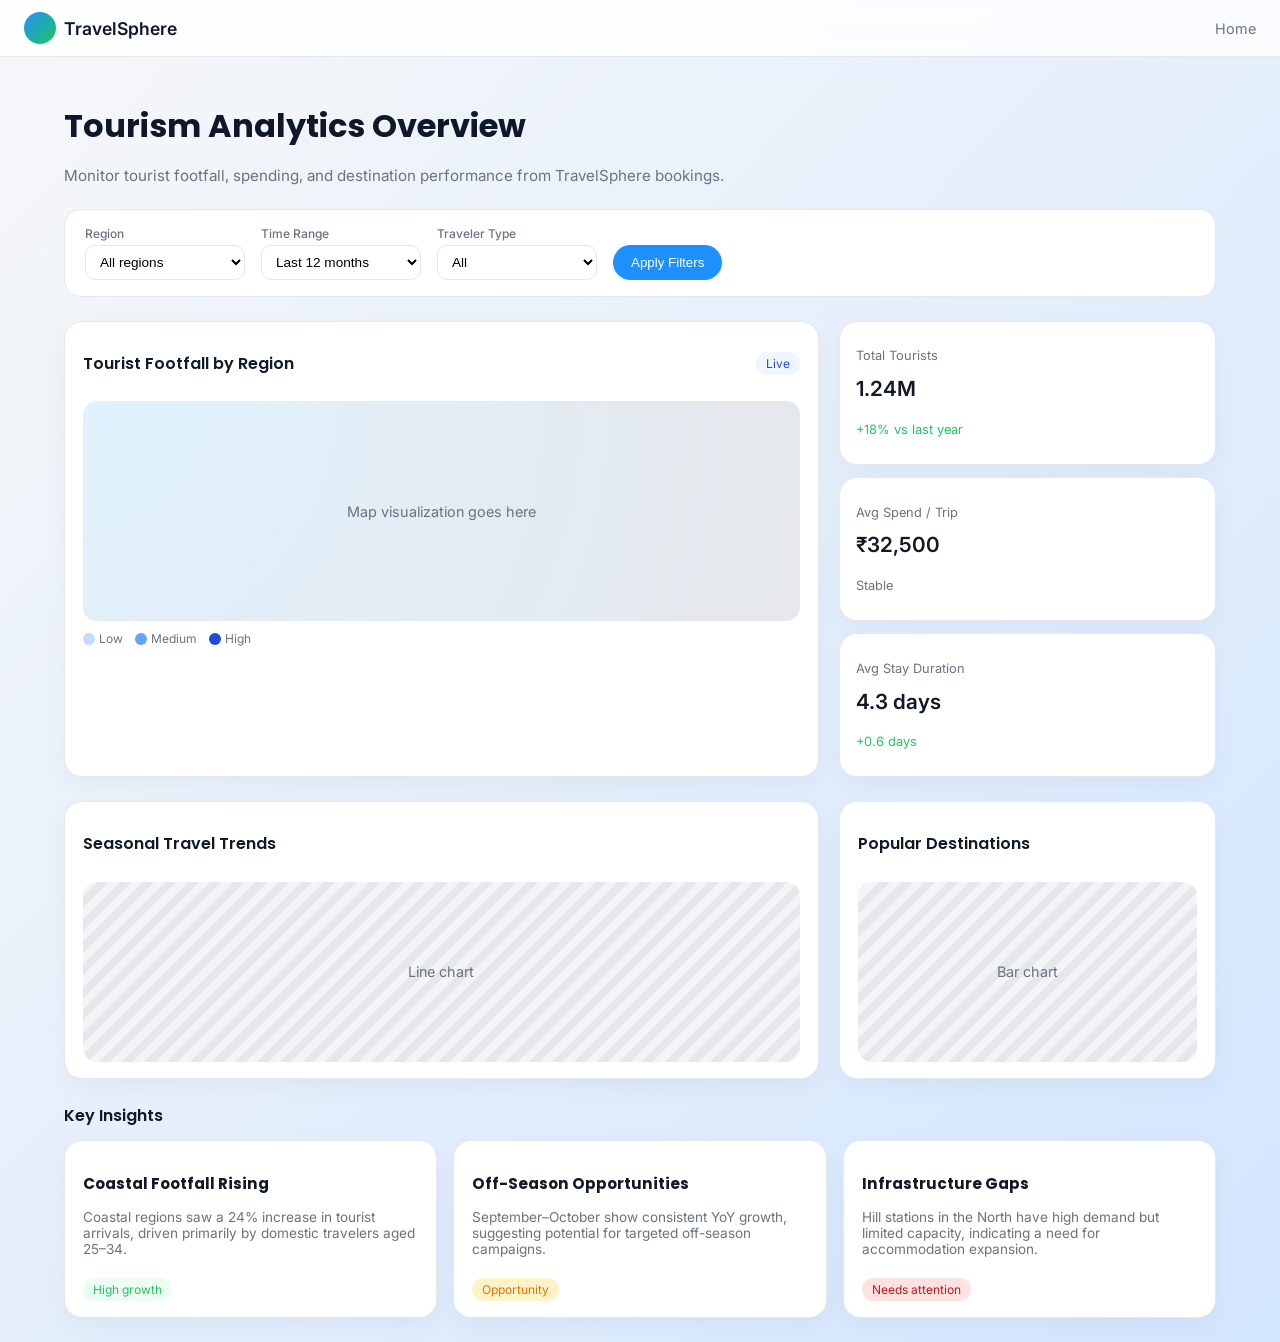
<file: software en/scientist-dashboard.html>
<!DOCTYPE html>
<html lang="en">
  <head>
    <meta charset="UTF-8" />
    <meta name="viewport" content="width=device-width, initial-scale=1.0" />
    <title>TravelSphere | NATPAC Analytics</title>
    <link rel="stylesheet" href="styles.css" />
  </head>
  <body>
    <div class="app-shell">
      <header class="top-nav">
        <div class="brand">
          <div class="brand-logo"></div>
          <div class="brand-title">TravelSphere</div>
        </div>
        <nav class="nav-links">
          <a href="index.html">Home</a>
        </nav>
      </header>

      <main class="main-content">
        <div class="page">
          <header class="page-header">
            <h1>Tourism Analytics Overview</h1>
            <p class="subtitle">
              Monitor tourist footfall, spending, and destination performance from
              TravelSphere bookings.
            </p>
          </header>

          <section class="filter-bar">
            <div class="filter-group">
              <label>Region</label>
              <select>
                <option>All regions</option>
                <option>North</option>
                <option>South</option>
                <option>Coastal</option>
              </select>
            </div>
            <div class="filter-group">
              <label>Time Range</label>
              <select>
                <option>Last 12 months</option>
                <option>Last 6 months</option>
                <option>YTD</option>
              </select>
            </div>
            <div class="filter-group">
              <label>Traveler Type</label>
              <select>
                <option>All</option>
                <option>Domestic</option>
                <option>International</option>
              </select>
            </div>
            <button class="btn-primary">Apply Filters</button>
          </section>

          <section class="grid-row">
            <div class="card card-map">
              <div class="card-header">
                <h2>Tourist Footfall by Region</h2>
                <span class="chip chip-blue">Live</span>
              </div>
              <div class="map-placeholder">
                <span>Map visualization goes here</span>
              </div>
              <div class="legend">
                <span class="legend-item">
                  <span class="legend-color legend-low"></span>Low
                </span>
                <span class="legend-item">
                  <span class="legend-color legend-medium"></span>Medium
                </span>
                <span class="legend-item">
                  <span class="legend-color legend-high"></span>High
                </span>
              </div>
            </div>

            <aside class="kpi-column">
              <div class="card kpi-card">
                <p class="kpi-label">Total Tourists</p>
                <p class="kpi-value">1.24M</p>
                <p class="kpi-trend positive">+18% vs last year</p>
              </div>
              <div class="card kpi-card">
                <p class="kpi-label">Avg Spend / Trip</p>
                <p class="kpi-value">₹32,500</p>
                <p class="kpi-trend neutral">Stable</p>
              </div>
              <div class="card kpi-card">
                <p class="kpi-label">Avg Stay Duration</p>
                <p class="kpi-value">4.3 days</p>
                <p class="kpi-trend positive">+0.6 days</p>
              </div>
            </aside>
          </section>

          <section class="grid-row">
            <div class="card chart-card">
              <div class="card-header">
                <h2>Seasonal Travel Trends</h2>
              </div>
              <div class="chart-placeholder">Line chart</div>
            </div>
            <div class="card chart-card">
              <div class="card-header">
                <h2>Popular Destinations</h2>
              </div>
              <div class="chart-placeholder">Bar chart</div>
            </div>
          </section>

          <section class="insights-row">
            <h2 class="section-title">Key Insights</h2>
            <div class="insights-grid">
              <article class="card insight-card">
                <h3>Coastal Footfall Rising</h3>
                <p>
                  Coastal regions saw a 24% increase in tourist arrivals, driven
                  primarily by domestic travelers aged 25–34.
                </p>
                <span class="tag tag-growth">High growth</span>
              </article>
              <article class="card insight-card">
                <h3>Off-Season Opportunities</h3>
                <p>
                  September–October show consistent YoY growth, suggesting potential
                  for targeted off-season campaigns.
                </p>
                <span class="tag tag-opportunity">Opportunity</span>
              </article>
              <article class="card insight-card">
                <h3>Infrastructure Gaps</h3>
                <p>
                  Hill stations in the North have high demand but limited capacity,
                  indicating a need for accommodation expansion.
                </p>
                <span class="tag tag-alert">Needs attention</span>
              </article>
            </div>
          </section>
        </div>
      </main>
    </div>
  </body>
</html>
</file>
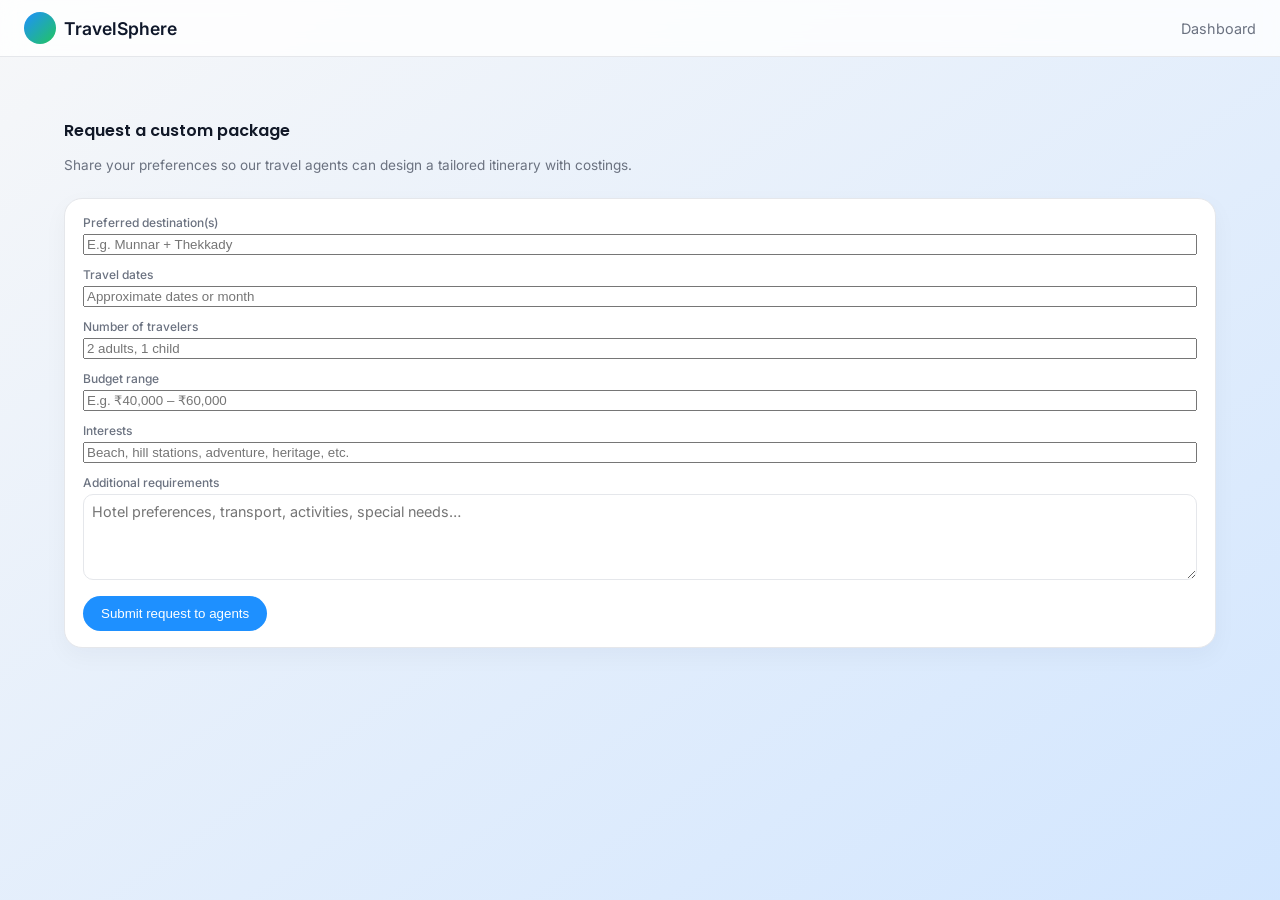
<file: software en/traveler-custom.html>
<!DOCTYPE html>
<html lang="en">
  <head>
    <meta charset="UTF-8" />
    <meta name="viewport" content="width=device-width, initial-scale=1.0" />
    <title>TravelSphere | Custom Package Request</title>
    <link rel="stylesheet" href="styles.css" />
  </head>
  <body>
    <div class="app-shell">
      <header class="top-nav">
        <div class="brand">
          <div class="brand-logo"></div>
          <div class="brand-title">TravelSphere</div>
        </div>
        <nav class="nav-links">
          <a href="traveler-dashboard.html">Dashboard</a>
        </nav>
      </header>

      <main class="main-content">
        <div class="page">
          <div class="section-header" style="margin-top: 24px">
            <div>
              <h2 class="section-title">Request a custom package</h2>
              <p class="section-subtitle">
                Share your preferences so our travel agents can design a tailored
                itinerary with costings.
              </p>
            </div>
          </div>

          <section class="card" style="margin-top: 12px">
            <form>
              <div class="filter-group" style="margin-bottom: 12px">
                <label>Preferred destination(s)</label>
                <input type="text" placeholder="E.g. Munnar + Thekkady" />
              </div>
              <div class="filter-group" style="margin-bottom: 12px">
                <label>Travel dates</label>
                <input type="text" placeholder="Approximate dates or month" />
              </div>
              <div class="filter-group" style="margin-bottom: 12px">
                <label>Number of travelers</label>
                <input type="number" min="1" placeholder="2 adults, 1 child" />
              </div>
              <div class="filter-group" style="margin-bottom: 12px">
                <label>Budget range</label>
                <input type="text" placeholder="E.g. ₹40,000 – ₹60,000" />
              </div>
              <div class="filter-group" style="margin-bottom: 12px">
                <label>Interests</label>
                <input
                  type="text"
                  placeholder="Beach, hill stations, adventure, heritage, etc."
                />
              </div>
              <div class="filter-group" style="margin-bottom: 16px">
                <label>Additional requirements</label>
                <textarea
                  rows="4"
                  style="resize: vertical; padding: 8px; border-radius: 10px; border: 1px solid var(--color-border); font-family: inherit; font-size: 0.9rem"
                  placeholder="Hotel preferences, transport, activities, special needs…"
                ></textarea>
              </div>

              <button type="button" class="btn-primary">
                Submit request to agents
              </button>
            </form>
          </section>
        </div>
      </main>
    </div>
  </body>
</html>
</file>
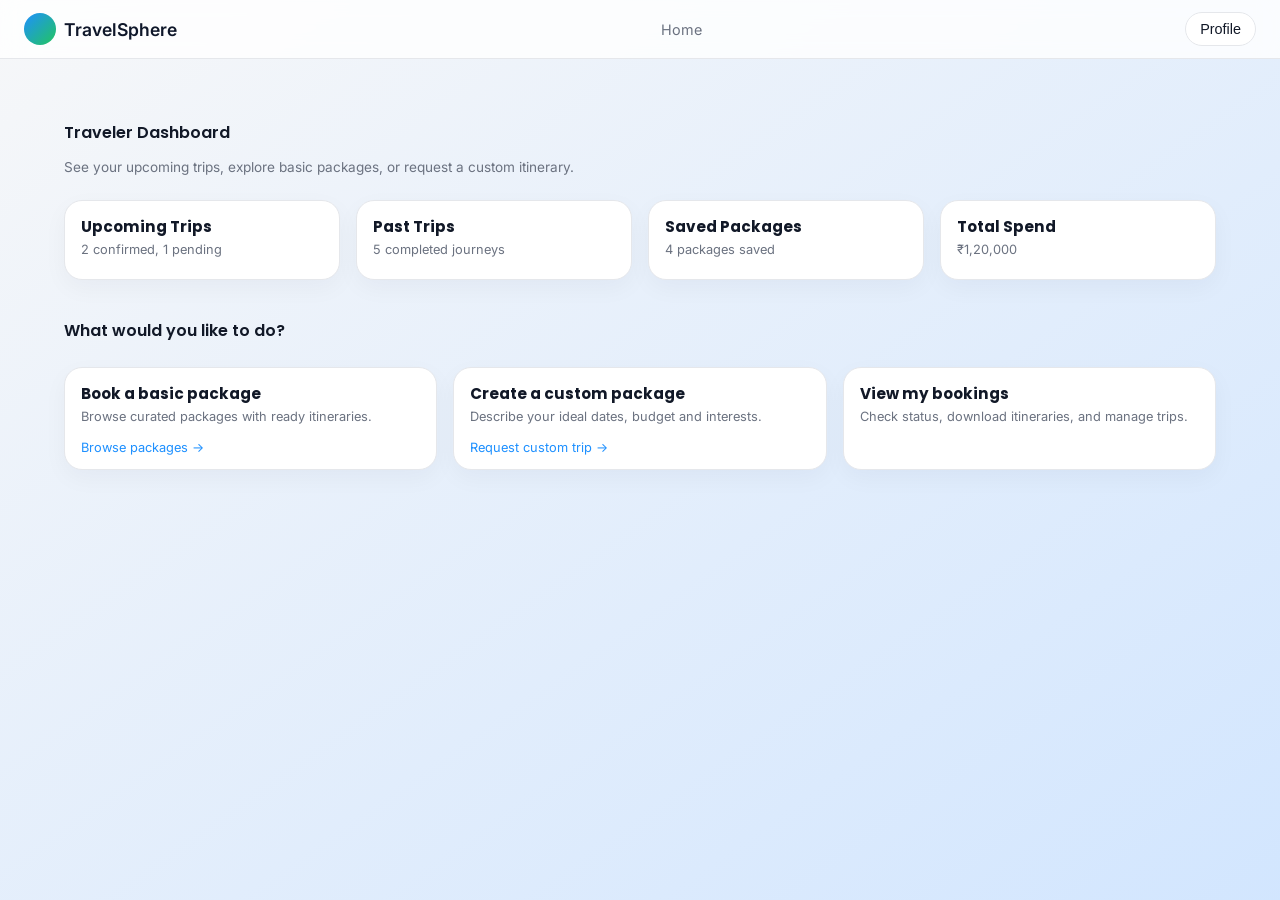
<file: software en/traveler-dashboard.html>
<!DOCTYPE html>
<html lang="en">
  <head>
    <meta charset="UTF-8" />
    <meta name="viewport" content="width=device-width, initial-scale=1.0" />
    <title>TravelSphere | Traveler Dashboard</title>
    <link rel="stylesheet" href="styles.css" />
  </head>
  <body>
    <div class="app-shell">
      <header class="top-nav">
        <div class="brand">
          <div class="brand-logo"></div>
          <div class="brand-title">TravelSphere</div>
        </div>
        <nav class="nav-links">
          <a href="index.html">Home</a>
        </nav>
        <div class="nav-actions">
          <button class="btn-secondary">Profile</button>
        </div>
      </header>

      <main class="main-content">
        <div class="page">
          <div class="section-header" style="margin-top: 24px">
            <div>
              <h2 class="section-title">Traveler Dashboard</h2>
              <p class="section-subtitle">
                See your upcoming trips, explore basic packages, or request a custom
                itinerary.
              </p>
            </div>
          </div>

          <div class="card-grid" style="grid-template-columns: repeat(4, 1fr)">
            <article class="role-card">
              <h3>Upcoming Trips</h3>
              <p>2 confirmed, 1 pending</p>
            </article>
            <article class="role-card">
              <h3>Past Trips</h3>
              <p>5 completed journeys</p>
            </article>
            <article class="role-card">
              <h3>Saved Packages</h3>
              <p>4 packages saved</p>
            </article>
            <article class="role-card">
              <h3>Total Spend</h3>
              <p>₹1,20,000</p>
            </article>
          </div>

          <section class="section">
            <div class="section-header">
              <h2 class="section-title">What would you like to do?</h2>
            </div>
            <div class="card-grid" style="grid-template-columns: repeat(3, 1fr)">
              <article class="role-card">
                <h3>Book a basic package</h3>
                <p>Browse curated packages with ready itineraries.</p>
                <a href="traveler-packages.html" class="pill-link">Browse packages</a>
              </article>
              <article class="role-card">
                <h3>Create a custom package</h3>
                <p>Describe your ideal dates, budget and interests.</p>
                <a href="traveler-custom.html" class="pill-link">Request custom trip</a>
              </article>
              <article class="role-card">
                <h3>View my bookings</h3>
                <p>Check status, download itineraries, and manage trips.</p>
              </article>
            </div>
          </section>
        </div>
      </main>
    </div>
  </body>
</html>
</file>
<file: styles.css>
@import url("https://fonts.googleapis.com/css2?family=Inter:wght@400;500;600;700&family=Poppins:wght@500;600;700&display=swap");

:root {
  --color-primary: #1e90ff;
  --color-primary-dark: #1c7ed6;
  --color-secondary: #22c55e;
  --color-analytics: #0f172a;
  --color-text: #111827;
  --color-text-muted: #6b7280;
  --color-bg: #f3f4f6;
  --color-card: #ffffff;
  --color-border: #e5e7eb;
  --color-warning: #f97316;
  --color-chip-blue: #eff6ff;
  --color-chip-green: #ecfdf3;
}

*,
*::before,
*::after {
  box-sizing: border-box;
}

body {
  margin: 0;
  font-family: "Inter", system-ui, -apple-system, BlinkMacSystemFont, "Segoe UI",
    sans-serif;
  color: var(--color-text);
  background:
    linear-gradient(to bottom right, rgba(243, 244, 246, 0.7), rgba(191, 219, 254, 0.7)),
    url("https://images.pexels.com/photos/346798/pexels-photo-346798.jpeg?auto=compress&cs=tinysrgb&w=1600") center/cover fixed no-repeat;
}

#roles {
  position: relative;
  background:
    linear-gradient(rgba(255, 255, 255, 0.9), rgba(255, 255, 255, 0.8)),
    url("https://images.pexels.com/photos/1051075/pexels-photo-1051075.jpeg?auto=compress&cs=tinysrgb&w=1260&h=750&dpr=1") center/cover;
  border-radius: 32px;
  padding: 48px 24px;
  margin-top: 40px;
  overflow: hidden;
}

h1,
h2,
h3,
h4 {
  font-family: "Poppins", "Inter", system-ui, sans-serif;
}

.page {
  padding: 24px;
  max-width: 1200px;
  margin: 0 auto;
}

/* Shell & navigation for TravelSphere */
.app-shell {
  min-height: 100vh;
  display: flex;
  flex-direction: column;
}

.top-nav {
  display: flex;
  align-items: center;
  justify-content: space-between;
  padding: 12px 24px;
  background: #ffffffcc;
  backdrop-filter: blur(10px);
  border-bottom: 1px solid var(--color-border);
}

.brand {
  display: flex;
  align-items: center;
  gap: 8px;
}

.brand-logo {
  width: 32px;
  height: 32px;
  border-radius: 999px;
  background: linear-gradient(135deg, var(--color-primary), var(--color-secondary));
}

.brand-title {
  font-size: 1.1rem;
  font-weight: 600;
  color: var(--color-analytics);
}

.nav-links {
  display: flex;
  gap: 16px;
  font-size: 0.9rem;
}

.nav-links a {
  color: var(--color-text-muted);
  text-decoration: none;
}

.nav-links a:hover {
  color: var(--color-primary);
}

.nav-actions {
  display: flex;
  align-items: center;
  gap: 8px;
}

.btn-secondary {
  padding: 8px 14px;
  border-radius: 999px;
  border: 1px solid var(--color-border);
  background: #fff;
  color: var(--color-text);
  font-size: 0.9rem;
  cursor: pointer;
}

.btn-secondary:hover {
  border-color: var(--color-primary);
}

.main-content {
  flex: 1;
}

.hero {
  padding: 40px 24px 24px;
  display: grid;
  grid-template-columns: minmax(0, 1.4fr) minmax(0, 1fr);
  gap: 24px;
  align-items: center;
}

.hero-title {
  font-size: 2.2rem;
  color: var(--color-analytics);
  margin-bottom: 8px;
}

.hero-subtitle {
  color: var(--color-text-muted);
  max-width: 480px;
  font-size: 0.98rem;
}

.search-bar {
  margin-top: 20px;
  padding: 16px;
  border-radius: 999px;
  background: #ffffff;
  border: 1px solid var(--color-border);
  display: flex;
  flex-wrap: wrap;
  gap: 10px;
  align-items: center;
}

.search-field {
  display: flex;
  flex-direction: column;
  min-width: 150px;
}

.search-field label {
  font-size: 0.75rem;
  color: var(--color-text-muted);
  margin-bottom: 2px;
}

.search-field input,
.search-field select {
  border: none;
  outline: none;
  font-size: 0.9rem;
  padding: 4px 0;
  background: transparent;
}

.hero-visual {
  position: relative;
  height: 260px;
}

.hero-card {
  position: absolute;
  inset: 0;
  border-radius: 24px;
  background: linear-gradient(145deg, #0f172a, #1e293b);
  overflow: hidden;
  padding: 18px;
  color: #e5e7eb;
  display: flex;
  flex-direction: column;
  justify-content: space-between;
}

.hero-map {
  flex: 1;
  border-radius: 18px;
  background:
    linear-gradient(145deg, rgba(15, 23, 42, 0.8), rgba(15, 23, 42, 0.4)),
    url("https://images.pexels.com/photos/346885/pexels-photo-346885.jpeg?auto=compress&cs=tinysrgb&w=1200") center/cover no-repeat;
  position: relative;
  overflow: hidden;
}

.hero-map::after {
  content: "";
  position: absolute;
  inset: 16px;
  border-radius: 999px;
  border: 1px dashed rgba(148, 163, 184, 0.6);
}

.hero-kpis {
  display: flex;
  gap: 12px;
  margin-top: 12px;
}

.hero-kpi {
  flex: 1;
  font-size: 0.8rem;
}

.hero-kpi-label {
  color: #9ca3af;
}

.hero-kpi-value {
  font-size: 1.1rem;
  font-weight: 600;
}

.page-header h1 {
  font-size: 2rem;
  color: var(--color-analytics);
  margin-bottom: 4px;
}

.subtitle {
  color: var(--color-text-muted);
  font-size: 0.95rem;
}

.section {
  margin-top: 24px;
}

.section-header {
  display: flex;
  justify-content: space-between;
  align-items: center;
  margin-bottom: 12px;
}

.section-title {
  font-size: 1.1rem;
  font-weight: 600;
}

.section-subtitle {
  font-size: 0.85rem;
  color: var(--color-text-muted);
}

.role-grid,
.card-grid {
  display: grid;
  grid-template-columns: repeat(4, minmax(0, 1fr));
  gap: 16px;
}

.role-card {
  background: var(--color-card);
  border-radius: 18px;
  padding: 14px 16px;
  border: 1px solid var(--color-border);
  box-shadow: 0 8px 24px rgba(15, 23, 42, 0.04);
  font-size: 0.9rem;
  transition: transform 0.2s, box-shadow 0.2s;
}

.role-card:hover {
  transform: translateY(-4px);
  box-shadow: 0 12px 32px rgba(15, 23, 42, 0.08);
}

.role-img {
  width: calc(100% + 32px);
  margin: -14px -16px 14px -16px;
  height: 140px;
  object-fit: cover;
  border-radius: 18px 18px 0 0;
  border-bottom: 1px solid var(--color-border);
}

.role-card h3 {
  margin: 0 0 4px;
  font-size: 0.95rem;
}

.role-card p {
  margin: 0 0 8px;
  color: var(--color-text-muted);
  font-size: 0.8rem;
}

.role-card ul {
  margin: 0;
  padding-left: 16px;
  font-size: 0.8rem;
  color: var(--color-text-muted);
}

.pill-link {
  display: inline-flex;
  align-items: center;
  gap: 4px;
  margin-top: 8px;
  font-size: 0.8rem;
  color: var(--color-primary);
  text-decoration: none;
}

.pill-link::after {
  content: "→";
  font-size: 0.8rem;
}

.filter-bar {
  display: flex;
  flex-wrap: wrap;
  gap: 16px;
  align-items: flex-end;
  margin: 24px 0;
  padding: 16px 20px;
  background: var(--color-card);
  border-radius: 16px;
  border: 1px solid var(--color-border);
}

.filter-group {
  display: flex;
  flex-direction: column;
  min-width: 160px;
}

.filter-group label {
  font-size: 0.75rem;
  font-weight: 500;
  color: var(--color-text-muted);
  margin-bottom: 4px;
}

.filter-group select {
  padding: 8px 10px;
  border-radius: 10px;
  border: 1px solid var(--color-border);
  background: #fff;
  font-size: 0.85rem;
}

.btn-primary {
  padding: 10px 18px;
  border-radius: 999px;
  border: none;
  background: var(--color-primary);
  color: #fff;
  font-weight: 500;
  cursor: pointer;
}

.btn-primary:hover {
  background: var(--color-primary-dark);
}

/* Row layout */
.grid-row {
  display: grid;
  grid-template-columns: 2fr 1fr;
  gap: 20px;
  margin-bottom: 24px;
}

.card {
  background: var(--color-card);
  border-radius: 18px;
  padding: 16px 18px;
  border: 1px solid var(--color-border);
  box-shadow: 0 8px 24px rgba(15, 23, 42, 0.04);
}

.card-header {
  display: flex;
  justify-content: space-between;
  align-items: center;
  margin-bottom: 12px;
}

.card-header h2 {
  font-size: 1rem;
  font-weight: 600;
  color: var(--color-text);
}

/* Map area */
.card-map {
  min-height: 260px;
}

.map-placeholder {
  height: 220px;
  border-radius: 14px;
  background: radial-gradient(circle at top left, #e0f2fe, #e5e7eb);
  display: flex;
  align-items: center;
  justify-content: center;
  color: var(--color-text-muted);
  font-size: 0.9rem;
}

.legend {
  display: flex;
  gap: 12px;
  margin-top: 10px;
  font-size: 0.75rem;
  color: var(--color-text-muted);
}

.legend-item {
  display: inline-flex;
  align-items: center;
  gap: 4px;
}

.legend-color {
  width: 12px;
  height: 12px;
  border-radius: 999px;
}

.legend-low {
  background: #bfdbfe;
}

.legend-medium {
  background: #60a5fa;
}

.legend-high {
  background: #1d4ed8;
}

/* KPIs */
.kpi-column {
  display: flex;
  flex-direction: column;
  gap: 12px;
}

.kpi-card {
  padding: 14px 16px;
}

.kpi-label {
  font-size: 0.8rem;
  color: var(--color-text-muted);
}

.kpi-value {
  font-size: 1.3rem;
  font-weight: 600;
  color: var(--color-text);
  margin-top: 2px;
}

.kpi-trend {
  font-size: 0.8rem;
  margin-top: 4px;
}

.kpi-trend.positive {
  color: var(--color-secondary);
}

.kpi-trend.neutral {
  color: var(--color-text-muted);
}

/* Charts */
.chart-card {
  min-height: 220px;
}

.chart-placeholder {
  height: 180px;
  border-radius: 14px;
  background: repeating-linear-gradient(-45deg,
      #f3f4f6,
      #f3f4f6 8px,
      #e5e7eb 8px,
      #e5e7eb 16px);
  display: flex;
  align-items: center;
  justify-content: center;
  color: var(--color-text-muted);
  font-size: 0.9rem;
}

/* Chips & tags */
.chip {
  display: inline-flex;
  align-items: center;
  gap: 4px;
  padding: 4px 10px;
  border-radius: 999px;
  font-size: 0.75rem;
}

.chip-blue {
  background: var(--color-chip-blue);
  color: #1d4ed8;
}

.tag {
  display: inline-flex;
  padding: 4px 10px;
  border-radius: 999px;
  font-size: 0.75rem;
  margin-top: 8px;
}

.tag-growth {
  background: var(--color-chip-green);
  color: var(--color-secondary);
}

.tag-opportunity {
  background: #fef3c7;
  color: #d97706;
}

.tag-alert {
  background: #fee2e2;
  color: #b91c1c;
}

/* Insights */
.insights-row {
  margin-top: 16px;
}

.section-title {
  font-size: 1rem;
  font-weight: 600;
  margin-bottom: 12px;
}

.insights-grid {
  display: grid;
  grid-template-columns: repeat(3, minmax(0, 1fr));
  gap: 16px;
}

.insight-card h3 {
  font-size: 0.95rem;
  margin-bottom: 6px;
}

.insight-card p {
  font-size: 0.85rem;
  color: var(--color-text-muted);
}

/* Responsive */
@media (max-width: 900px) {
  .grid-row {
    grid-template-columns: 1fr;
  }

  .insights-grid {
    grid-template-columns: 1fr;
  }

  .filter-bar {
    flex-direction: column;
    align-items: stretch;
  }
}
</file>
<file: software en/styles.css>
@import url("https://fonts.googleapis.com/css2?family=Inter:wght@400;500;600;700&family=Poppins:wght@500;600;700&display=swap");

:root {
  --color-primary: #1e90ff;
  --color-primary-dark: #1c7ed6;
  --color-secondary: #22c55e;
  --color-analytics: #0f172a;
  --color-text: #111827;
  --color-text-muted: #6b7280;
  --color-bg: #f3f4f6;
  --color-card: #ffffff;
  --color-border: #e5e7eb;
  --color-warning: #f97316;
  --color-chip-blue: #eff6ff;
  --color-chip-green: #ecfdf3;
}

*,
*::before,
*::after {
  box-sizing: border-box;
}

body {
  margin: 0;
  font-family: "Inter", system-ui, -apple-system, BlinkMacSystemFont, "Segoe UI",
    sans-serif;
  color: var(--color-text);
  background:
    linear-gradient(to bottom right, rgba(243, 244, 246, 0.7), rgba(191, 219, 254, 0.7)),
    url("https://images.pexels.com/photos/346798/pexels-photo-346798.jpeg?auto=compress&cs=tinysrgb&w=1600") center/cover fixed no-repeat;
}

#roles {
  position: relative;
  background:
    linear-gradient(rgba(255, 255, 255, 0.9), rgba(255, 255, 255, 0.8)),
    url("https://images.pexels.com/photos/1051075/pexels-photo-1051075.jpeg?auto=compress&cs=tinysrgb&w=1260&h=750&dpr=1") center/cover;
  border-radius: 32px;
  padding: 48px 24px;
  margin-top: 40px;
  overflow: hidden;
}

h1,
h2,
h3,
h4 {
  font-family: "Poppins", "Inter", system-ui, sans-serif;
}

.page {
  padding: 24px;
  max-width: 1200px;
  margin: 0 auto;
}

/* Shell & navigation for TravelSphere */
.app-shell {
  min-height: 100vh;
  display: flex;
  flex-direction: column;
}

.top-nav {
  display: flex;
  align-items: center;
  justify-content: space-between;
  padding: 12px 24px;
  background: #ffffffcc;
  backdrop-filter: blur(10px);
  border-bottom: 1px solid var(--color-border);
}

.brand {
  display: flex;
  align-items: center;
  gap: 8px;
}

.brand-logo {
  width: 32px;
  height: 32px;
  border-radius: 999px;
  background: linear-gradient(135deg, var(--color-primary), var(--color-secondary));
}

.brand-title {
  font-size: 1.1rem;
  font-weight: 600;
  color: var(--color-analytics);
}

.nav-links {
  display: flex;
  gap: 16px;
  font-size: 0.9rem;
}

.nav-links a {
  color: var(--color-text-muted);
  text-decoration: none;
}

.nav-links a:hover {
  color: var(--color-primary);
}

.nav-actions {
  display: flex;
  align-items: center;
  gap: 8px;
}

.btn-secondary {
  padding: 8px 14px;
  border-radius: 999px;
  border: 1px solid var(--color-border);
  background: #fff;
  color: var(--color-text);
  font-size: 0.9rem;
  cursor: pointer;
}

.btn-secondary:hover {
  border-color: var(--color-primary);
}

.main-content {
  flex: 1;
}

.hero {
  padding: 40px 24px 24px;
  display: grid;
  grid-template-columns: minmax(0, 1.4fr) minmax(0, 1fr);
  gap: 24px;
  align-items: center;
}

.hero-title {
  font-size: 2.2rem;
  color: var(--color-analytics);
  margin-bottom: 8px;
}

.hero-subtitle {
  color: var(--color-text-muted);
  max-width: 480px;
  font-size: 0.98rem;
}

.search-bar {
  margin-top: 20px;
  padding: 16px;
  border-radius: 999px;
  background: #ffffff;
  border: 1px solid var(--color-border);
  display: flex;
  flex-wrap: wrap;
  gap: 10px;
  align-items: center;
}

.search-field {
  display: flex;
  flex-direction: column;
  min-width: 150px;
}

.search-field label {
  font-size: 0.75rem;
  color: var(--color-text-muted);
  margin-bottom: 2px;
}

.search-field input,
.search-field select {
  border: none;
  outline: none;
  font-size: 0.9rem;
  padding: 4px 0;
  background: transparent;
}

.hero-visual {
  position: relative;
  height: 260px;
}

.hero-card {
  position: absolute;
  inset: 0;
  border-radius: 24px;
  background: linear-gradient(145deg, #0f172a, #1e293b);
  overflow: hidden;
  padding: 18px;
  color: #e5e7eb;
  display: flex;
  flex-direction: column;
  justify-content: space-between;
}

.hero-map {
  flex: 1;
  border-radius: 18px;
  background:
    linear-gradient(145deg, rgba(15, 23, 42, 0.8), rgba(15, 23, 42, 0.4)),
    url("https://images.pexels.com/photos/346885/pexels-photo-346885.jpeg?auto=compress&cs=tinysrgb&w=1200") center/cover no-repeat;
  position: relative;
  overflow: hidden;
}

.hero-map::after {
  content: "";
  position: absolute;
  inset: 16px;
  border-radius: 999px;
  border: 1px dashed rgba(148, 163, 184, 0.6);
}

.hero-kpis {
  display: flex;
  gap: 12px;
  margin-top: 12px;
}

.hero-kpi {
  flex: 1;
  font-size: 0.8rem;
}

.hero-kpi-label {
  color: #9ca3af;
}

.hero-kpi-value {
  font-size: 1.1rem;
  font-weight: 600;
}

.page-header h1 {
  font-size: 2rem;
  color: var(--color-analytics);
  margin-bottom: 4px;
}

.subtitle {
  color: var(--color-text-muted);
  font-size: 0.95rem;
}

.section {
  margin-top: 24px;
}

.section-header {
  display: flex;
  justify-content: space-between;
  align-items: center;
  margin-bottom: 12px;
}

.section-title {
  font-size: 1.1rem;
  font-weight: 600;
}

.section-subtitle {
  font-size: 0.85rem;
  color: var(--color-text-muted);
}

.role-grid,
.card-grid {
  display: grid;
  grid-template-columns: repeat(4, minmax(0, 1fr));
  gap: 16px;
}

.role-card {
  background: var(--color-card);
  border-radius: 18px;
  padding: 14px 16px;
  border: 1px solid var(--color-border);
  box-shadow: 0 8px 24px rgba(15, 23, 42, 0.04);
  font-size: 0.9rem;
  transition: transform 0.2s, box-shadow 0.2s;
}

.role-card:hover {
  transform: translateY(-4px);
  box-shadow: 0 12px 32px rgba(15, 23, 42, 0.08);
}

.role-img {
  width: calc(100% + 32px);
  margin: -14px -16px 14px -16px;
  height: 140px;
  object-fit: cover;
  border-radius: 18px 18px 0 0;
  border-bottom: 1px solid var(--color-border);
}

.role-card h3 {
  margin: 0 0 4px;
  font-size: 0.95rem;
}

.role-card p {
  margin: 0 0 8px;
  color: var(--color-text-muted);
  font-size: 0.8rem;
}

.role-card ul {
  margin: 0;
  padding-left: 16px;
  font-size: 0.8rem;
  color: var(--color-text-muted);
}

.pill-link {
  display: inline-flex;
  align-items: center;
  gap: 4px;
  margin-top: 8px;
  font-size: 0.8rem;
  color: var(--color-primary);
  text-decoration: none;
}

.pill-link::after {
  content: "→";
  font-size: 0.8rem;
}

.filter-bar {
  display: flex;
  flex-wrap: wrap;
  gap: 16px;
  align-items: flex-end;
  margin: 24px 0;
  padding: 16px 20px;
  background: var(--color-card);
  border-radius: 16px;
  border: 1px solid var(--color-border);
}

.filter-group {
  display: flex;
  flex-direction: column;
  min-width: 160px;
}

.filter-group label {
  font-size: 0.75rem;
  font-weight: 500;
  color: var(--color-text-muted);
  margin-bottom: 4px;
}

.filter-group select {
  padding: 8px 10px;
  border-radius: 10px;
  border: 1px solid var(--color-border);
  background: #fff;
  font-size: 0.85rem;
}

.btn-primary {
  padding: 10px 18px;
  border-radius: 999px;
  border: none;
  background: var(--color-primary);
  color: #fff;
  font-weight: 500;
  cursor: pointer;
}

.btn-primary:hover {
  background: var(--color-primary-dark);
}

/* Row layout */
.grid-row {
  display: grid;
  grid-template-columns: 2fr 1fr;
  gap: 20px;
  margin-bottom: 24px;
}

.card {
  background: var(--color-card);
  border-radius: 18px;
  padding: 16px 18px;
  border: 1px solid var(--color-border);
  box-shadow: 0 8px 24px rgba(15, 23, 42, 0.04);
}

.card-header {
  display: flex;
  justify-content: space-between;
  align-items: center;
  margin-bottom: 12px;
}

.card-header h2 {
  font-size: 1rem;
  font-weight: 600;
  color: var(--color-text);
}

/* Map area */
.card-map {
  min-height: 260px;
}

.map-placeholder {
  height: 220px;
  border-radius: 14px;
  background: radial-gradient(circle at top left, #e0f2fe, #e5e7eb);
  display: flex;
  align-items: center;
  justify-content: center;
  color: var(--color-text-muted);
  font-size: 0.9rem;
}

.legend {
  display: flex;
  gap: 12px;
  margin-top: 10px;
  font-size: 0.75rem;
  color: var(--color-text-muted);
}

.legend-item {
  display: inline-flex;
  align-items: center;
  gap: 4px;
}

.legend-color {
  width: 12px;
  height: 12px;
  border-radius: 999px;
}

.legend-low {
  background: #bfdbfe;
}

.legend-medium {
  background: #60a5fa;
}

.legend-high {
  background: #1d4ed8;
}

/* KPIs */
.kpi-column {
  display: flex;
  flex-direction: column;
  gap: 12px;
}

.kpi-card {
  padding: 14px 16px;
}

.kpi-label {
  font-size: 0.8rem;
  color: var(--color-text-muted);
}

.kpi-value {
  font-size: 1.3rem;
  font-weight: 600;
  color: var(--color-text);
  margin-top: 2px;
}

.kpi-trend {
  font-size: 0.8rem;
  margin-top: 4px;
}

.kpi-trend.positive {
  color: var(--color-secondary);
}

.kpi-trend.neutral {
  color: var(--color-text-muted);
}

/* Charts */
.chart-card {
  min-height: 220px;
}

.chart-placeholder {
  height: 180px;
  border-radius: 14px;
  background: repeating-linear-gradient(-45deg,
      #f3f4f6,
      #f3f4f6 8px,
      #e5e7eb 8px,
      #e5e7eb 16px);
  display: flex;
  align-items: center;
  justify-content: center;
  color: var(--color-text-muted);
  font-size: 0.9rem;
}

/* Chips & tags */
.chip {
  display: inline-flex;
  align-items: center;
  gap: 4px;
  padding: 4px 10px;
  border-radius: 999px;
  font-size: 0.75rem;
}

.chip-blue {
  background: var(--color-chip-blue);
  color: #1d4ed8;
}

.tag {
  display: inline-flex;
  padding: 4px 10px;
  border-radius: 999px;
  font-size: 0.75rem;
  margin-top: 8px;
}

.tag-growth {
  background: var(--color-chip-green);
  color: var(--color-secondary);
}

.tag-opportunity {
  background: #fef3c7;
  color: #d97706;
}

.tag-alert {
  background: #fee2e2;
  color: #b91c1c;
}

/* Insights */
.insights-row {
  margin-top: 16px;
}

.section-title {
  font-size: 1rem;
  font-weight: 600;
  margin-bottom: 12px;
}

.insights-grid {
  display: grid;
  grid-template-columns: repeat(3, minmax(0, 1fr));
  gap: 16px;
}

.insight-card h3 {
  font-size: 0.95rem;
  margin-bottom: 6px;
}

.insight-card p {
  font-size: 0.85rem;
  color: var(--color-text-muted);
}

/* Responsive */
@media (max-width: 900px) {
  .grid-row {
    grid-template-columns: 1fr;
  }

  .insights-grid {
    grid-template-columns: 1fr;
  }

  .filter-bar {
    flex-direction: column;
    align-items: stretch;
  }
}
</file>
